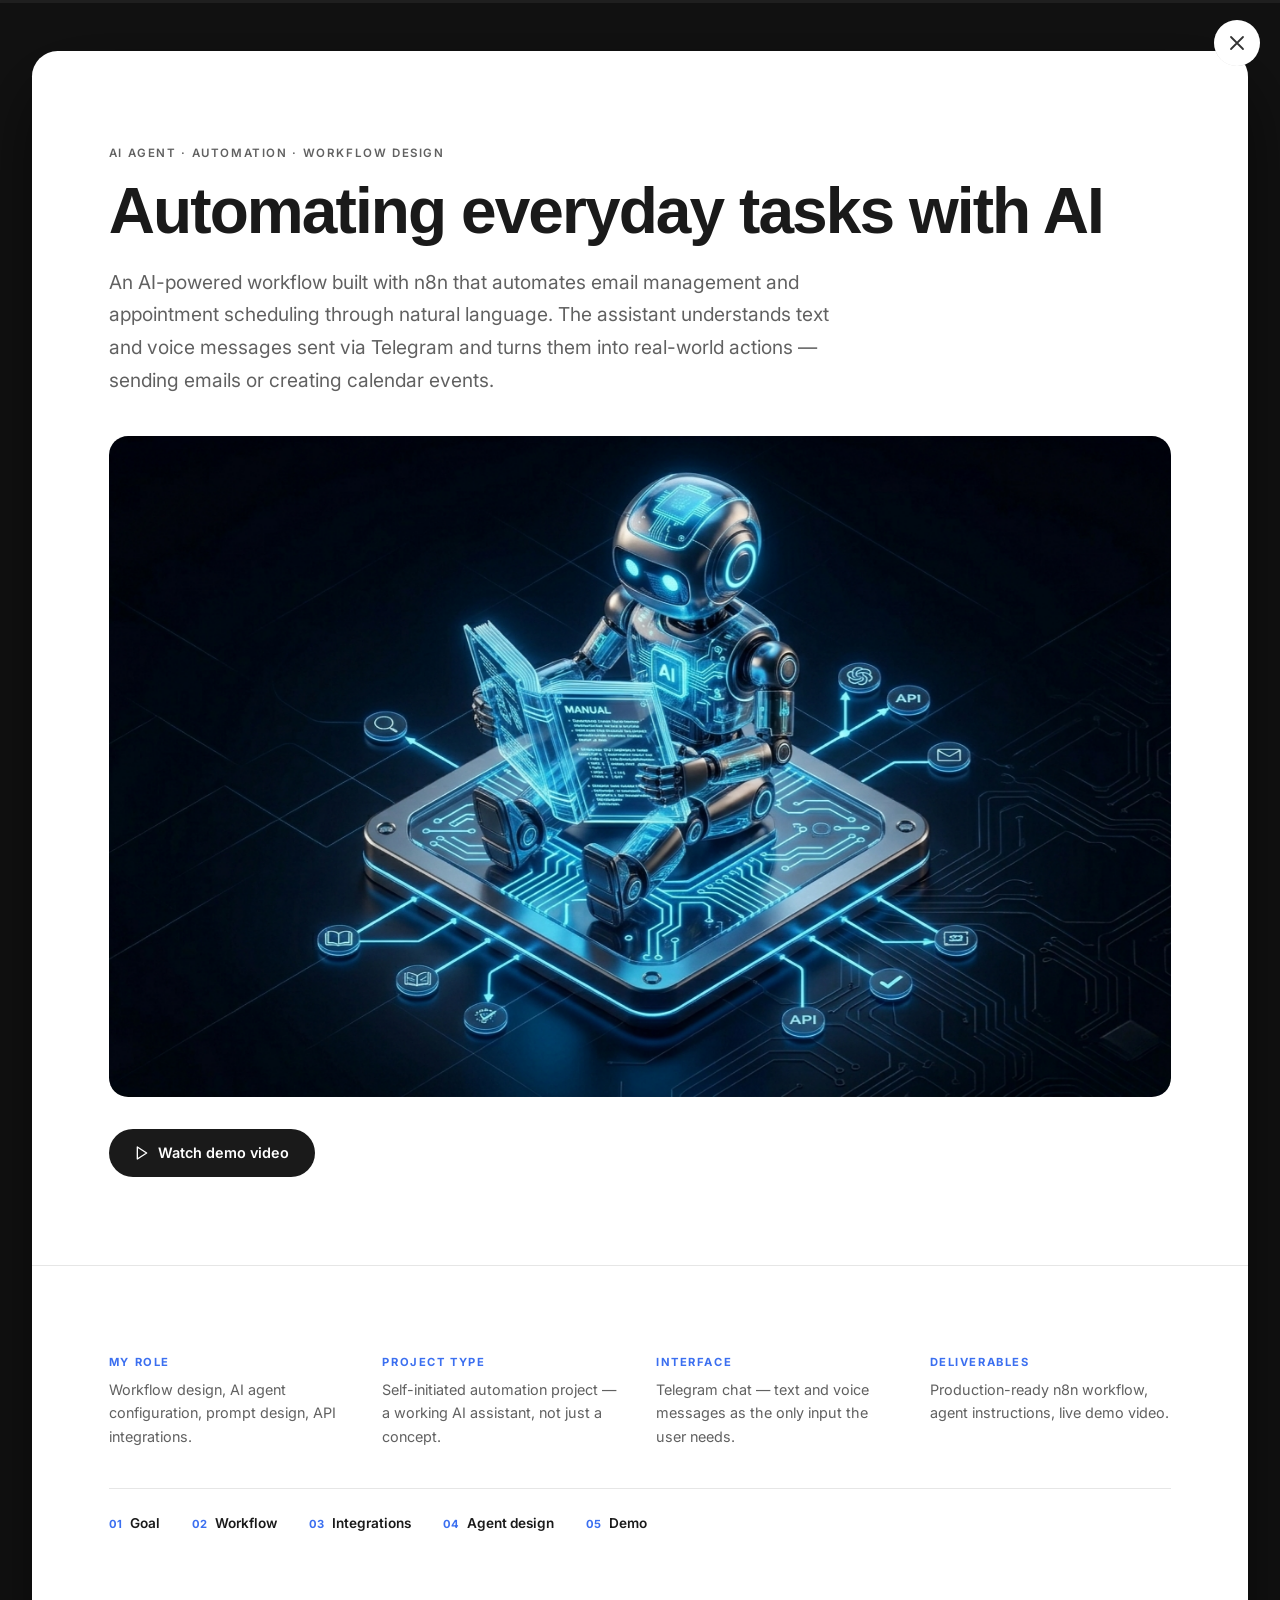
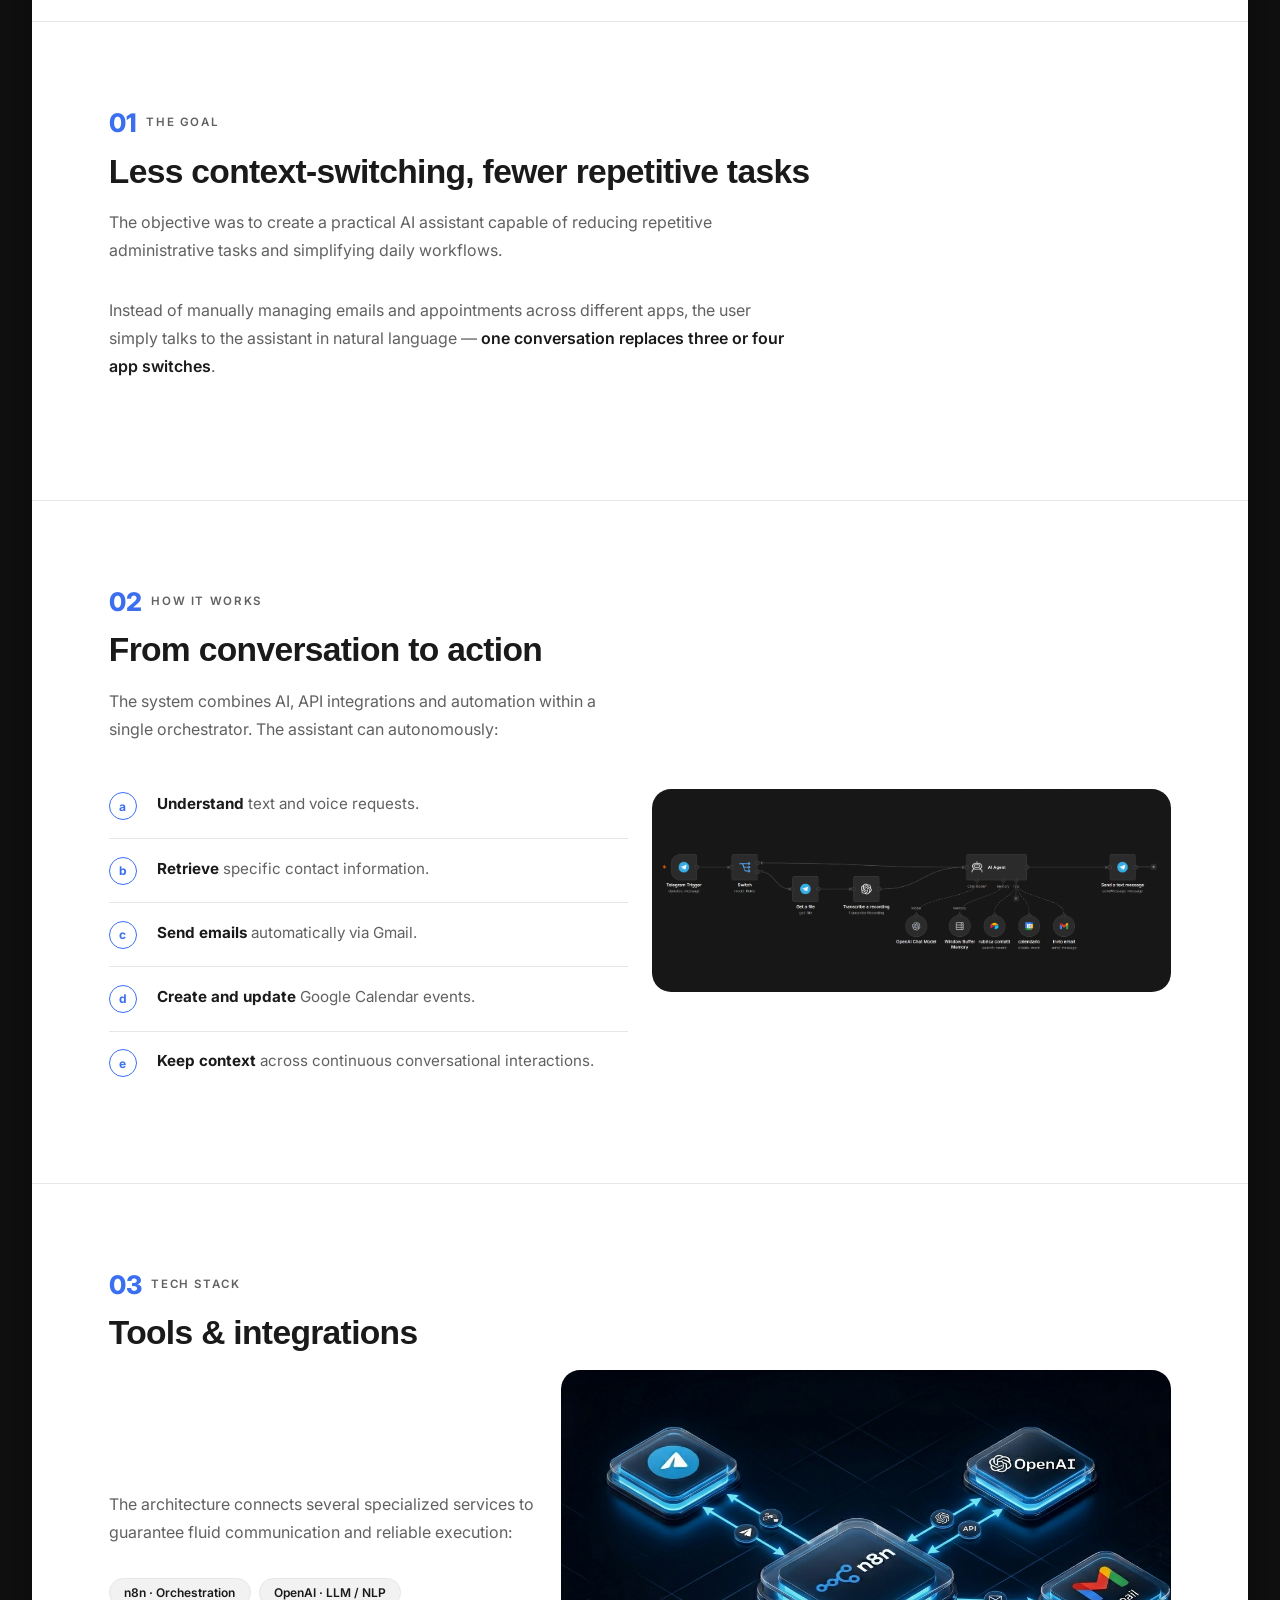
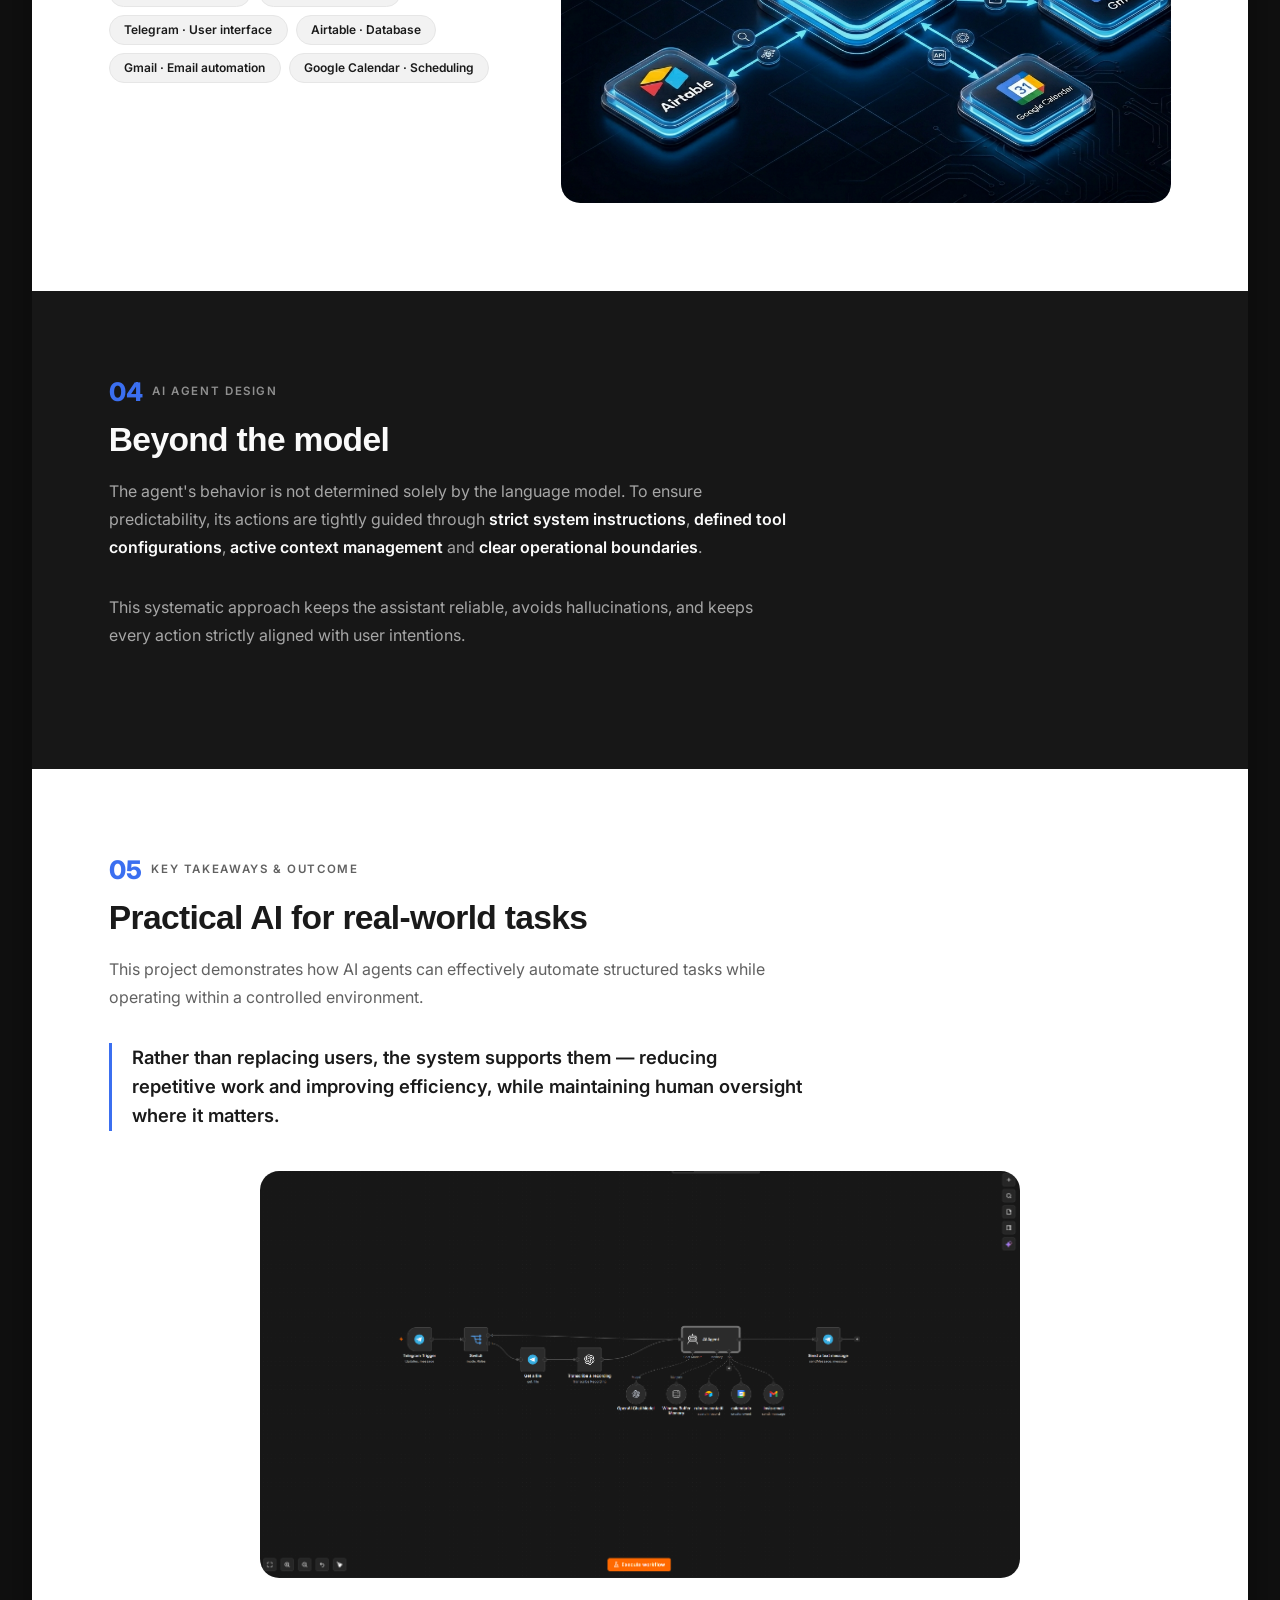
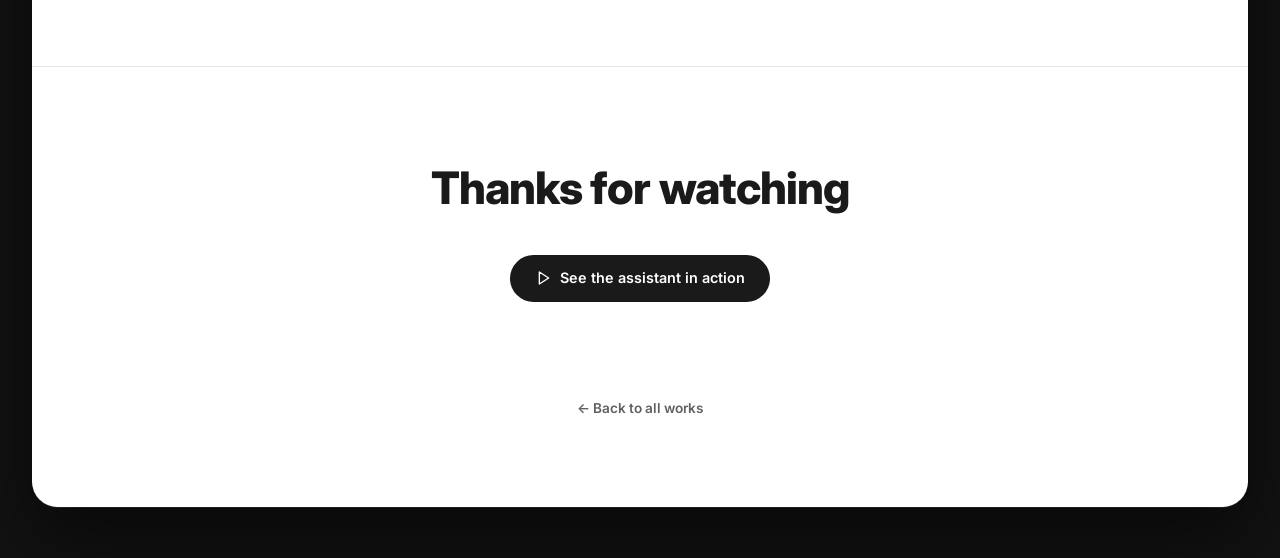
<file: project-aiAgent.html>
<!DOCTYPE html>
<html lang="en">
<head>
    <meta charset="UTF-8">
    <meta name="viewport" content="width=device-width, initial-scale=1.0">
    <meta name="author" content="Jessica Donnicola">
    <meta property="og:title" content="AI Agents Project by Jessica Donnicola | UX/UI Designer">
    <meta property="og:description" content="Project focused on automating email management and appointment scheduling through an AI agent built with n8n.">
    <meta property="og:image" content="https://jessicadonnicola.github.io/portfolio/assets/png/ai-agent-preview.png">
    <meta property="og:url" content="https://jessicadonnicola.github.io/portfolio/project-aiAgent.html">
    <meta property="og:type" content="website">
    <link rel="icon" type="image/svg+xml" href="assets/img/svg/favicon.svg">
    <title>Jessica Donnicola — Creative UX/UI & Web Design</title>

    <!-- Bootstrap CSS -->
    <link href="https://cdn.jsdelivr.net/npm/bootstrap@5.3.3/dist/css/bootstrap.min.css" rel="stylesheet" integrity="sha384-QWTKZyjpPEjISv5WaRU9OFeRpok6YctnYmDr5pNlyT2bRjXh0JMhjY6hW+ALEwIH" crossorigin="anonymous">
    <!-- CSS personalizzato -->
    <link rel="preconnect" href="https://fonts.googleapis.com">
    <link rel="preconnect" href="https://fonts.gstatic.com" crossorigin>
    <link href="https://fonts.googleapis.com/css2?family=Inter:wght@300;400;500;600;700;800;900&display=swap" rel="stylesheet">
    <link rel="stylesheet" href="assets/style/style.css">
</head>
<body class="cs-body" style="--cs-accent: #3b6ff0;">

  <!-- Barra di progresso scroll -->
  <div class="cs-progress" aria-hidden="true"><span id="csProgressBar"></span></div>

  <!-- Pulsante di chiusura fisso -->
  <a href="./#works" class="cs-close" aria-label="Close case study and go back to works">
    <svg width="16" height="16" viewBox="0 0 16 16" fill="none">
      <path d="M2 2L14 14M14 2L2 14" stroke="currentColor" stroke-width="1.8" stroke-linecap="round"/>
    </svg>
  </a>

  <main class="cs-page">
    <article class="cs-sheet">

      <!-- ============ HERO ============ -->
      <header class="cs-section cs-hero" data-aos="fade-up">
        <span class="cs-eyebrow">AI Agent · Automation · Workflow Design</span>
        <h1 class="cs-title">Automating everyday tasks with AI</h1>
        <p class="cs-lead">
          An AI-powered workflow built with n8n that automates email management and appointment
          scheduling through natural language. The assistant understands text and voice messages
          sent via Telegram and turns them into real-world actions — sending emails or creating
          calendar events.
        </p>

        <div class="cs-figure cs-figure-hero" data-aos="zoom-in" data-aos-delay="150">
          <img src="assets/img/png/agentAI.png" alt="Telegram → AI Agent → Gmail and Google Calendar workflow overview">
        </div>

        <div class="cs-cta-row" data-aos="fade-up">
          <a href="https://www.loom.com/share/be87439914b14baca491745513379092"
             class="cs-btn cs-btn-primary" target="_blank" rel="noopener noreferrer">
            <svg width="16" height="16" viewBox="0 0 24 24" fill="none" stroke="currentColor" stroke-width="2" stroke-linecap="round" stroke-linejoin="round"><polygon points="5 3 19 12 5 21 5 3"/></svg>
            Watch demo video
          </a>
        </div>
      </header>

      <!-- ============ PROJECT INFO ============ -->
      <section class="cs-section cs-info" data-aos="fade-up">
        <div class="cs-info-grid">
          <div class="cs-info-item">
            <span class="cs-info-label">My role</span>
            <p>Workflow design, AI agent configuration, prompt design, API integrations.</p>
          </div>
          <div class="cs-info-item">
            <span class="cs-info-label">Project type</span>
            <p>Self-initiated automation project — a working AI assistant, not just a concept.</p>
          </div>
          <div class="cs-info-item">
            <span class="cs-info-label">Interface</span>
            <p>Telegram chat — text and voice messages as the only input the user needs.</p>
          </div>
          <div class="cs-info-item">
            <span class="cs-info-label">Deliverables</span>
            <p>Production-ready n8n workflow, agent instructions, live demo video.</p>
          </div>
        </div>

        <!-- Process -->
        <ol class="cs-process">
          <li><span>01</span>Goal</li>
          <li><span>02</span>Workflow</li>
          <li><span>03</span>Integrations</li>
          <li><span>04</span>Agent design</li>
          <li><span>05</span>Demo</li>
        </ol>
      </section>

      <!-- ============ 01 · THE GOAL ============ -->
      <section class="cs-section" data-aos="fade-up">
        <span class="cs-eyebrow"><b>01</b> The goal</span>
        <h2 class="cs-h2">Less context-switching, fewer repetitive tasks</h2>
        <p class="cs-body-text">
          The objective was to create a practical AI assistant capable of reducing repetitive
          administrative tasks and simplifying daily workflows.
        </p>
        <p class="cs-body-text">
          Instead of manually managing emails and appointments across different apps, the user simply
          talks to the assistant in natural language — <strong>one conversation replaces three or four
          app switches</strong>.
        </p>
      </section>

      <!-- ============ 02 · HOW IT WORKS ============ -->
      <section class="cs-section" data-aos="fade-up">
        <span class="cs-eyebrow"><b>02</b> How it works</span>
        <h2 class="cs-h2">From conversation to action</h2>
        <div class="row g-4 align-items-center">
          <div class="col-md-6">
            <p class="cs-body-text">
              The system combines AI, API integrations and automation within a single orchestrator.
              The assistant can autonomously:
            </p>
            <ul class="cs-problem-list">
              <li><span>a</span><div><strong>Understand</strong> text and voice requests.</div></li>
              <li><span>b</span><div><strong>Retrieve</strong> specific contact information.</div></li>
              <li><span>c</span><div><strong>Send emails</strong> automatically via Gmail.</div></li>
              <li><span>d</span><div><strong>Create and update</strong> Google Calendar events.</div></li>
              <li><span>e</span><div><strong>Keep context</strong> across continuous conversational interactions.</div></li>
            </ul>
          </div>
          <div class="col-md-6">
            <div class="cs-figure">
              <img src="assets/img/png/agent-n8n-workflow.png" alt="n8n workflow overview">
            </div>
          </div>
        </div>
      </section>

      <!-- ============ 03 · TECH STACK ============ -->
      <section class="cs-section" data-aos="fade-up">
        <span class="cs-eyebrow"><b>03</b> Tech stack</span>
        <h2 class="cs-h2">Tools &amp; integrations</h2>
        <div class="row g-4 align-items-center">
          <div class="col-md-5">
            <p class="cs-body-text">
              The architecture connects several specialized services to guarantee fluid communication
              and reliable execution:
            </p>
            <div class="d-flex flex-wrap gap-2">
              <span class="cs-tag">n8n · Orchestration</span>
              <span class="cs-tag">OpenAI · LLM / NLP</span>
              <span class="cs-tag">Telegram · User interface</span>
              <span class="cs-tag">Airtable · Database</span>
              <span class="cs-tag">Gmail · Email automation</span>
              <span class="cs-tag">Google Calendar · Scheduling</span>
            </div>
          </div>
          <div class="col-md-7">
            <div class="cs-figure">
              <img src="assets/img/png/agent-architecture.png" alt="Architecture diagram of integrated tools">
            </div>
          </div>
        </div>
      </section>

      <!-- ============ 04 · AGENT DESIGN (banda scura) ============ -->
      <section class="cs-band" data-aos="fade-up">
        <div class="cs-band-inner">
          <span class="cs-eyebrow cs-eyebrow-light"><b>04</b> AI agent design</span>
          <h2 class="cs-h2">Beyond the model</h2>
          <p class="cs-body-text">
            The agent's behavior is not determined solely by the language model. To ensure
            predictability, its actions are tightly guided through <strong>strict system
            instructions</strong>, <strong>defined tool configurations</strong>, <strong>active
            context management</strong> and <strong>clear operational boundaries</strong>.
          </p>
          <p class="cs-body-text">
            This systematic approach keeps the assistant reliable, avoids hallucinations, and keeps
            every action strictly aligned with user intentions.
          </p>
        </div>
      </section>

      <!-- ============ 05 · OUTCOME ============ -->
      <section class="cs-section" data-aos="fade-up">
        <span class="cs-eyebrow"><b>05</b> Key takeaways &amp; outcome</span>
        <h2 class="cs-h2">Practical AI for real-world tasks</h2>
        <p class="cs-body-text">
          This project demonstrates how AI agents can effectively automate structured tasks while
          operating within a controlled environment.
        </p>
        <p class="cs-outcome">
          Rather than replacing users, the system supports them — reducing repetitive work and
          improving efficiency, while maintaining human oversight where it matters.
        </p>
        <div class="cs-figure mx-auto" style="max-width: 760px;" data-aos="fade-up">
          <img src="assets/img/png/agent-final-workflow.png" alt="Final workflow visualization and outcome">
        </div>
      </section>

      <!-- ============ THANKS + NEXT ============ -->
      <footer class="cs-section cs-end">
        <p class="cs-thanks" data-aos="fade-up">Thanks for watching</p>

        <div class="cs-end-actions" data-aos="fade-up">
          <a href="https://www.loom.com/share/be87439914b14baca491745513379092"
             class="cs-btn cs-btn-primary" target="_blank" rel="noopener noreferrer">
            <svg width="16" height="16" viewBox="0 0 24 24" fill="none" stroke="currentColor" stroke-width="2" stroke-linecap="round" stroke-linejoin="round"><polygon points="5 3 19 12 5 21 5 3"/></svg>
            See the assistant in action
          </a>
        </div>

        <a href="./#works" class="cs-back-all">← Back to all works</a>
      </footer>

    </article>
  </main>

  <!-- AOS -->
  <script src="https://unpkg.com/aos@2.3.1/dist/aos.js"></script>
  <script>
    AOS.init({ once: true, duration: 700, easing: 'ease-out-cubic' });

    // Barra di progresso scroll
    const bar = document.getElementById('csProgressBar');
    const onScroll = () => {
      const h = document.documentElement;
      const scrolled = h.scrollTop / (h.scrollHeight - h.clientHeight);
      bar.style.transform = `scaleX(${scrolled})`;
    };
    document.addEventListener('scroll', onScroll, { passive: true });
    onScroll();

    // ESC per chiudere il case study
    document.addEventListener('keydown', (e) => {
      if (e.key === 'Escape') window.location.href = './#works';
    });
  </script>
</body>
</html>
</file>
<file: assets/style/style.css>
@charset "UTF-8";
:root {
  --bg: #100D09;
  --fg: #E9E4DA;
  --accent: #F46622;
  --surface: #1E1A15;
  --coral: #F46622;
  --coral-soft: #C33E00;
  --ink: #18130E;
  --paper: #EDE9E1;
  --concrete: #D8D4CA;
  --signal: #E74F00;
  --signal-deep: #AE3100;
  --hairline: rgba(24, 19, 14, 0.18);
  --card: #F6F3EC;
  --muted-fg: #5A544E;
  --ease-out-expo: cubic-bezier(0.16, 1, 0.3, 1);
  --ease-smooth: cubic-bezier(0.4, 0, 0.2, 1);
  --dur-reveal: 0.9s;
  --dur-ui: 0.35s;
  --frame-h: 88px;
  --frame-pad: 3rem;
}
@media (max-width: 767px) {
  :root {
    --frame-h: 60px;
    --frame-pad: 1.25rem;
  }
}
:root {
  --background: 232 12% 13%;
  --foreground: 0 0% 95%;
  --primary: 12 100% 64%;
  --primary-foreground: 0 0% 100%;
  --secondary: 353 100% 75%;
  --secondary-foreground: 232 12% 13%;
  --destructive: 0 84.2% 60.2%;
  --destructive-foreground: 0 0% 100%;
  --accent-legacy: 353 100% 75%;
  --border: 0 0% 95% / 0.08;
  --input: 0 0% 95% / 0.08;
  --ring: 12 100% 64%;
  --glow-coral: 0 0 40px hsl(12 100% 64% / 0.15);
  --glow-coral-strong: 0 0 60px hsl(12 100% 64% / 0.25);
}

*,
*::before,
*::after {
  box-sizing: border-box;
  margin: 0;
  padding: 0;
}

html {
  scroll-behavior: smooth;
  scroll-padding-top: calc(var(--frame-h) + 1rem);
}

body {
  background-color: var(--bg);
  color: var(--fg);
  font-family: "Inter", sans-serif;
  line-height: 1.5;
  overflow-x: hidden;
  -webkit-font-smoothing: antialiased;
}

img,
svg {
  display: block;
  max-width: 100%;
}

a {
  text-decoration: none;
  color: inherit;
}

button {
  font: inherit;
  color: inherit;
  background: none;
  border: none;
  cursor: pointer;
}

@media (prefers-reduced-motion: reduce) {
  html {
    scroll-behavior: auto;
  }
  *,
  *::before,
  *::after {
    animation-duration: 0.01ms !important;
    animation-iteration-count: 1 !important;
    transition-duration: 0.01ms !important;
  }
}
html.js [data-reveal],
html.js [data-reveal-group] > * {
  opacity: 0;
}

html.js .hero-message [data-hero-reveal],
html.js .hero-graphic {
  opacity: 0;
}

@media (prefers-reduced-motion: reduce) {
  html.js [data-reveal],
  html.js [data-reveal-group] > * {
    opacity: 1;
  }
  html.js .hero-message [data-hero-reveal],
  html.js .hero-graphic {
    opacity: 1;
  }
}
:root {
  --text-display: clamp(2.75rem, 8vw, 6rem);
  --text-h1: clamp(2.5rem, 5.5vw, 4rem);
  --text-h2: clamp(2rem, 4.5vw, 3rem);
  --text-h3: clamp(1.25rem, 3vw, 1.875rem);
  --text-body: 1rem;
  --text-small: 0.875rem;
  --text-caption: 0.75rem;
}

h1, h2, h3, h4, h5, h6,
.hero-title,
.section-title,
.work-title,
.node-title {
  font-family: "Unbounded", sans-serif;
  font-weight: 800;
  letter-spacing: -0.03em;
}

.frame-text,
.overline-text {
  font-family: "Space Grotesk", sans-serif;
  text-transform: uppercase;
  letter-spacing: 0.14em;
  font-size: var(--text-caption);
}

.global-texture {
  position: fixed;
  inset: 0;
  z-index: 1500;
  pointer-events: none;
}
.global-texture::before {
  content: "";
  position: absolute;
  inset: 0;
  opacity: 0.02;
  mix-blend-mode: overlay;
  background-image: url("data:image/svg+xml,%3Csvg viewBox='0 0 320 320' xmlns='http://www.w3.org/2000/svg'%3E%3Cfilter id='n'%3E%3CfeTurbulence type='fractalNoise' baseFrequency='0.9' numOctaves='3' stitchTiles='stitch'/%3E%3C/filter%3E%3Crect width='100%25' height='100%25' filter='url(%23n)'/%3E%3C/svg%3E");
}
.global-texture::after {
  content: "";
  position: absolute;
  inset: -50%;
  opacity: 0.012;
  mix-blend-mode: overlay;
  background-image: url("data:image/svg+xml,%3Csvg viewBox='0 0 200 200' xmlns='http://www.w3.org/2000/svg'%3E%3Cfilter id='n'%3E%3CfeTurbulence type='fractalNoise' baseFrequency='0.75' numOctaves='2'/%3E%3C/filter%3E%3Crect width='100%25' height='100%25' filter='url(%23n)'/%3E%3C/svg%3E");
  animation: globalNoiseShift 2.4s steps(4) infinite;
}

@keyframes globalNoiseShift {
  0% {
    transform: translate(0, 0);
  }
  25% {
    transform: translate(-3%, 2%);
  }
  50% {
    transform: translate(2%, -2%);
  }
  75% {
    transform: translate(-2%, -3%);
  }
  100% {
    transform: translate(3%, 2%);
  }
}
.ambient-glow {
  position: fixed;
  inset: 0;
  z-index: 0;
  overflow: hidden;
  pointer-events: none;
}
.ambient-glow__orb {
  position: absolute;
  left: 50%;
  top: 50%;
  width: 60vw;
  height: 60vw;
  margin: -30vw 0 0 -30vw;
  border-radius: 50%;
  opacity: 0.22;
  filter: blur(120px);
  will-change: transform;
  background: radial-gradient(circle at center, var(--accent), transparent 65%);
}

@media (prefers-reduced-motion: reduce) {
  .global-texture::after {
    animation: none;
  }
}
.site-frame {
  position: fixed;
  left: 0;
  right: 0;
  z-index: 100;
  height: var(--frame-h);
  padding: 0 var(--frame-pad);
  display: flex;
  align-items: center;
  justify-content: space-between;
  color: var(--paper);
  mix-blend-mode: difference;
  pointer-events: none;
}
.site-frame > * {
  pointer-events: auto;
}

.footer-frame {
  height: var(--frame-h);
  padding: 0 var(--frame-pad);
  display: flex;
  align-items: center;
  justify-content: space-between;
}

.frame-top {
  top: 0;
}

.frame-bottom {
  bottom: 0;
}
@media (max-width: 767px) {
  .frame-bottom {
    padding: 1rem;
    width: 100%;
    z-index: 100;
  }
}

.frame-logo {
  display: flex;
  align-items: center;
}
.frame-logo svg,
.frame-logo img {
  height: 38px;
  width: auto;
}
.frame-logo {
  color: inherit;
  transition: opacity var(--dur-ui) var(--ease-smooth);
}
.frame-logo:hover {
  opacity: 0.7;
}

.frame-actions {
  display: flex;
  align-items: center;
  gap: 1.75rem;
}
@media (max-width: 767px) {
  .frame-actions {
    gap: 1rem;
  }
}

.audio-toggle {
  width: 44px;
  height: 44px;
  border-radius: 50%;
  display: grid;
  place-items: center;
  background: var(--paper);
  color: var(--ink);
  transition: transform var(--dur-ui) var(--ease-smooth);
}
.audio-toggle svg {
  width: 20px;
  height: 20px;
}
.audio-toggle:hover {
  transform: scale(1.06);
}
@media (max-width: 767px) {
  .audio-toggle {
    width: 36px;
    height: 36px;
  }
}

.btn-frame-cta {
  font-family: "Space Grotesk", sans-serif;
  font-weight: 700;
  font-size: 0.9rem;
  text-transform: uppercase;
  letter-spacing: 0.02em;
  padding: 0.75rem 1.75rem;
  border-radius: 999px;
  background: var(--paper);
  color: var(--ink);
  transition: transform var(--dur-ui) var(--ease-smooth), box-shadow var(--dur-ui) var(--ease-smooth);
}
.btn-frame-cta:hover {
  transform: translateY(-2px);
  box-shadow: 0 8px 24px color-mix(in srgb, var(--ink) 25%, transparent);
}
@media (max-width: 767px) {
  .btn-frame-cta {
    display: none;
  }
}

.menu-toggle {
  font-family: "Space Grotesk", sans-serif;
  font-weight: 700;
  font-size: 0.95rem;
  text-transform: uppercase;
  letter-spacing: 0.06em;
  padding: 0.5rem 0;
  position: relative;
}
.menu-toggle::after {
  content: "";
  position: absolute;
  left: 0;
  bottom: 0;
  width: 100%;
  height: 1px;
  background: var(--accent);
  transform: scaleX(0);
  transform-origin: left;
  transition: transform var(--dur-ui) var(--ease-smooth);
}
.menu-toggle:hover::after, .menu-toggle[aria-expanded=true]::after {
  transform: scaleX(1);
}

.site-menu {
  position: fixed;
  top: calc(var(--frame-h) + 0.5rem);
  right: var(--frame-pad);
  z-index: 99;
  min-width: 240px;
  padding: 1.5rem;
  border-radius: 1.25rem;
  background: color-mix(in srgb, var(--surface) 88%, transparent);
  backdrop-filter: blur(20px);
  -webkit-backdrop-filter: blur(20px);
  border: 1px solid color-mix(in srgb, var(--fg) 8%, transparent);
}
.site-menu[hidden] {
  display: none;
}
.site-menu ul {
  list-style: none;
  display: flex;
  flex-direction: column;
  gap: 0.25rem;
}
.site-menu a {
  display: block;
  padding: 0.6rem 0.75rem;
  border-radius: 0.6rem;
  font-family: "Space Grotesk", sans-serif;
  font-weight: 500;
  font-size: 1.05rem;
  color: var(--fg);
  transition: background var(--dur-ui) var(--ease-smooth), color var(--dur-ui) var(--ease-smooth);
}
.site-menu a:hover {
  background: color-mix(in srgb, var(--fg) 6%, transparent);
  color: var(--accent);
}
.site-menu .menu-cta {
  margin-top: 0.75rem;
  text-align: center;
  background: var(--accent);
  color: var(--bg);
  font-weight: 700;
}
.site-menu .menu-cta:hover {
  background: var(--accent);
  color: var(--bg);
  opacity: 0.85;
}

.frame-copy {
  font-size: var(--text-caption);
  line-height: 1.5;
  max-width: 220px;
}
.frame-copy strong {
  font-weight: 700;
}
@media (max-width: 767px) {
  .frame-copy {
    max-width: none;
    white-space: nowrap;
    overflow: hidden;
    text-overflow: ellipsis;
    display: none;
  }
}

.frame-right {
  position: relative;
  text-align: right;
}

.frame-scrollcue {
  transition: opacity 0.5s var(--ease-smooth), transform 0.5s var(--ease-smooth);
}
.frame-scrollcue strong {
  color: var(--accent);
}

.frame-social {
  position: absolute;
  right: 0;
  top: 50%;
  translate: 0 -50%;
  display: flex;
  gap: 1.5rem;
  opacity: 0;
  transform: translateY(8px);
  pointer-events: none;
  transition: opacity 0.5s var(--ease-smooth), transform 0.5s var(--ease-smooth);
}
.frame-social a {
  transition: color var(--dur-ui) var(--ease-smooth);
}
.frame-social a:hover {
  color: var(--accent);
}

body.scrolled .frame-scrollcue {
  opacity: 0;
  transform: translateY(8px);
  pointer-events: none;
}
body.scrolled .frame-social {
  opacity: 1;
  transform: translateY(0);
  pointer-events: auto;
}

.footer-section {
  position: relative;
}
.footer-section .line-gradient {
  background: linear-gradient(90deg, transparent, hsla(var(--primary), 0.3), transparent);
  height: 1px;
  width: 100%;
}
.footer-section .footer-logo img {
  opacity: 0.3;
  transition: opacity 0.3s ease;
  filter: grayscale(1);
}
.footer-section .footer-logo:hover img {
  opacity: 0.7;
  filter: grayscale(0);
}
.footer-section .footer-copy {
  font-size: 0.8125rem;
  color: hsla(0, 0%, 95%, 0.3);
  letter-spacing: 0.02em;
}
.footer-section .footer-link {
  font-size: 0.8125rem;
  color: hsla(0, 0%, 95%, 0.3);
  text-decoration: none;
  transition: all 0.3s ease;
  font-weight: 500;
}
.footer-section .footer-link svg {
  opacity: 0.5;
  transition: transform 0.3s ease;
}
.footer-section .footer-link:hover {
  color: hsl(var(--primary));
}
.footer-section .footer-link:hover svg {
  opacity: 1;
  transform: translate(2px, -2px);
}

@media (max-width: 575.98px) {
  .footer-content {
    text-align: center;
    flex-direction: column !important;
  }
  .footer-left {
    flex-direction: column;
    gap: 10px !important;
  }
}
.line-gradient {
  display: block;
  width: 100%;
  max-width: 1024px;
  margin: 0 auto;
  height: 1px;
  position: relative;
  overflow: hidden;
  background-color: hsl(var(--primary)/0.15);
}
.line-gradient::after {
  content: "";
  position: absolute;
  inset: 0;
  background: linear-gradient(90deg, transparent 0%, hsl(var(--primary)/0.6) 20%, #ffffff 50%, hsl(var(--primary)/0.6) 80%, transparent 100%);
  background-size: 200% 100%;
  animation: living-flow 6s cubic-bezier(0.4, 0, 0.2, 1) infinite;
}

@keyframes living-flow {
  0% {
    background-position: 200% 0%;
  }
  100% {
    background-position: -200% 0%;
  }
}
.fullscreen-menu {
  position: fixed;
  inset: 0;
  z-index: 900;
  display: flex;
  align-items: center;
  justify-content: center;
  background-color: var(--ink);
  color: var(--paper);
  visibility: hidden;
  opacity: 0;
  pointer-events: none;
}
.fullscreen-menu.noise::after {
  content: "";
  position: absolute;
  inset: 0;
  opacity: 0.03;
  background-image: url("data:image/svg+xml,%3Csvg viewBox='0 0 256 256' xmlns='http://www.w3.org/2000/svg'%3E%3Cfilter id='noise'%3E%3CfeTurbulence type='fractalNoise' baseFrequency='0.9' numOctaves='4' stitchTiles='stitch'/%3E%3C/filter%3E%3Crect width='100%25' height='100%25' filter='url(%23noise)'/%3E%3C/svg%3E");
  pointer-events: none;
  z-index: 1;
}
.fullscreen-menu .menu-inner {
  position: relative;
  z-index: 10;
  width: 100%;
  max-width: 1200px;
  padding: var(--frame-pad);
  display: flex;
  flex-direction: column;
  justify-content: space-between;
  height: 100%;
  padding-top: calc(var(--frame-h) + 2rem);
  padding-bottom: calc(var(--frame-h) + 2rem);
}
.fullscreen-menu .menu-links {
  list-style: none;
  padding: 0;
  margin: auto 0;
  display: flex;
  flex-direction: column;
  gap: 1.5rem;
}
.fullscreen-menu .menu-links li {
  overflow: hidden;
}
.fullscreen-menu .menu-item {
  font-family: "Unbounded", sans-serif;
  font-size: clamp(3rem, 8vw, 6rem);
  font-weight: 700;
  line-height: 1;
  letter-spacing: -0.02em;
  color: color-mix(in srgb, var(--paper) 40%, transparent);
  transition: color 0.4s var(--ease-smooth), transform 0.4s var(--ease-smooth);
  display: inline-block;
}
.fullscreen-menu .menu-item:hover {
  color: var(--coral);
  transform: translateX(20px);
}
.fullscreen-menu .menu-footer {
  display: flex;
  flex-direction: column;
  gap: 1rem;
  opacity: 0;
}
.fullscreen-menu .menu-social {
  display: flex;
  gap: 2rem;
  font-family: "Inter", sans-serif;
  font-size: 0.875rem;
}
.fullscreen-menu .menu-social a {
  transition: color 0.3s ease;
}
.fullscreen-menu .menu-social a:hover {
  color: var(--coral);
}

body.menu-is-open {
  overflow: hidden;
}
body.menu-is-open .fullscreen-menu {
  visibility: visible;
  pointer-events: auto;
}

.audio-toggle {
  position: relative; /* Essenziale per contenere il tooltip assoluto sotto */
  width: 44px; /* Dimensione importante e visibile */
  height: 44px;
  border-radius: 50%;
  background-color: var(--fg); /* Sfondo pieno come i tuoi bottoni solid */
  color: var(--bg); /* Le ondine prendono il colore invertito */
  display: inline-flex;
  align-items: center;
  justify-content: center;
  cursor: pointer;
  border: none;
  transition: transform 0.3s var(--ease-smooth), opacity 0.2s ease;
}
.audio-toggle:hover {
  transform: scale(1.08);
  opacity: 0.9;
}
.audio-toggle:hover .audio-status-tooltip {
  opacity: 1;
  transform: translateX(-50%) translateY(0);
}
.audio-toggle .sound-waves-svg {
  width: 20px;
  height: 20px;
}
.audio-toggle .audio-bar {
  transform-origin: 12px 12px;
}
.audio-toggle.is-playing .bar-1 {
  animation: soundWaveBounce 0.6s infinite ease-in-out alternate;
}
.audio-toggle.is-playing .bar-2 {
  animation: soundWaveBounce 0.8s infinite ease-in-out alternate 0.15s;
}
.audio-toggle.is-playing .bar-3 {
  animation: soundWaveBounce 0.5s infinite ease-in-out alternate 0.05s;
}
.audio-toggle:not(.is-playing) .audio-bar {
  animation: none !important;
  transform: scaleY(0.2);
}

.audio-status-tooltip {
  position: absolute;
  top: calc(100% + 10px); /* Posizionato stabilmente sotto al cerchio */
  left: 50%;
  transform: translateX(-50%) translateY(-6px); /* Micro-spostamento dal basso verso l'alto */
  font-family: "Inter", sans-serif;
  font-size: 0.7rem;
  text-transform: uppercase;
  letter-spacing: 0.06em;
  background-color: var(--fg);
  color: var(--bg);
  padding: 4px 8px;
  border-radius: 4px;
  white-space: nowrap;
  opacity: 0;
  pointer-events: none; /* Impedisce sfarfallii se ci passi sopra col mouse */
  transition: opacity 0.2s ease, transform 0.2s ease;
  box-shadow: 0 6px 20px rgba(0, 0, 0, 0.15);
}

@keyframes soundWaveBounce {
  0% {
    transform: scaleY(0.25);
  }
  100% {
    transform: scaleY(1.15);
  }
}
.container-custom,
.custom-container {
  width: 100%;
  max-width: none;
  padding-inline: clamp(1rem, 4vw, 4rem);
  margin-inline: auto;
}

.section-block {
  padding-block: clamp(5rem, 14vh, 10rem);
}

.overline-text {
  color: var(--accent);
  font-size: 0.75rem;
  text-transform: uppercase;
  letter-spacing: 0.3em;
  margin-bottom: 0.75rem;
}

.section-title {
  font-size: var(--text-h2);
  font-weight: 700;
  line-height: 1.15;
  margin-bottom: 0;
}

.text-gradient-coral {
  background-image: linear-gradient(135deg, var(--coral), var(--coral-soft));
  -webkit-background-clip: text;
  background-clip: text;
  -webkit-text-fill-color: transparent;
}

.glass {
  background: color-mix(in srgb, var(--surface) 60%, transparent);
  backdrop-filter: blur(20px);
  -webkit-backdrop-filter: blur(20px);
  border: 1px solid color-mix(in srgb, var(--fg) 6%, transparent);
}

.tag-chip {
  display: inline-flex;
  align-items: center;
  gap: 0.35rem;
  font-family: "Space Grotesk", sans-serif;
  font-size: 0.72rem;
  text-transform: uppercase;
  letter-spacing: 0.12em;
  padding: 0.32rem 0.8rem;
  border: 1px solid color-mix(in srgb, var(--fg) 16%, transparent);
  border-radius: 999px;
  white-space: nowrap;
  color: color-mix(in srgb, var(--fg) 70%, transparent);
}

.title-distort {
  display: inline-block;
  transition: transform 0.5s var(--ease-smooth), letter-spacing 0.5s var(--ease-smooth);
}
.title-distort:hover {
  transform: skewX(-4deg);
  letter-spacing: -0.02em;
}

.text-outline {
  color: transparent;
  -webkit-text-stroke: 1.5px var(--fg);
}

.hero-v3 {
  position: relative;
  background: var(--bg);
}

.hero-stage {
  position: relative;
  height: 100vh;
  width: 100%;
  overflow: hidden;
  display: flex;
  align-items: center;
  justify-content: center;
}

.hero-circles {
  position: absolute;
  inset: 0;
  z-index: 0;
  pointer-events: none;
}

.hero-circle {
  position: absolute;
  left: var(--x);
  top: var(--y);
  width: var(--s);
  height: var(--s);
  transform: translate(-50%, -50%);
  border-radius: 50%;
  border: 1px solid color-mix(in srgb, var(--fg) 22%, transparent);
}
.hero-circle--solid {
  background: var(--fg);
  border-color: transparent;
}
.hero-circle--ghost {
  border-color: color-mix(in srgb, var(--fg) 12%, transparent);
}

.hero-graphics {
  position: absolute;
  inset: 0;
  z-index: 10;
  pointer-events: none;
}
.hero-graphics .hero-graphic {
  position: absolute;
  font-family: "Space Grotesk", sans-serif;
  font-size: 0.72rem;
  text-transform: uppercase;
  letter-spacing: 0.3em;
}
.hero-graphics .hero-graphic--line-l {
  left: 6vw;
  top: 18vh;
  width: 20vw;
  height: 1px;
  background: var(--accent);
}
.hero-graphics .hero-graphic--line-r {
  right: 7vw;
  bottom: 22vh;
  width: 26vw;
  height: 1px;
  background: color-mix(in srgb, var(--fg) 35%, transparent);
}
.hero-graphics .hero-graphic--tag-l {
  left: 7vw;
  bottom: 10vh;
  color: var(--accent);
}
.hero-graphics .hero-graphic--tag-r {
  right: 7vw;
  top: 12vh;
  color: color-mix(in srgb, var(--fg) 45%, transparent);
}
.hero-graphics .hero-graphic--ring {
  left: 50%;
  top: 10vh;
  width: 4rem;
  height: 4rem;
  transform: translateX(-50%);
  border-radius: 50%;
  border: 1px solid color-mix(in srgb, var(--accent) 50%, transparent);
}

.hero-message {
  position: absolute;
  inset: 0;
  z-index: 30;
  display: flex;
  flex-direction: column;
  align-items: center;
  justify-content: center;
  text-align: center;
  padding: 0 1.5rem;
}
.hero-message .hero-eyebrow {
  font-family: "Space Grotesk", sans-serif;
  font-size: 0.8rem;
  text-transform: uppercase;
  letter-spacing: 0.3em;
  color: var(--accent);
  margin-bottom: 1.5rem;
}
.hero-message .hero-message-title {
  font-family: "Unbounded", sans-serif;
  font-weight: 800;
  font-size: clamp(2rem, 6.4vw, 5.5rem);
  line-height: 1.12;
  letter-spacing: -0.03em;
}
.hero-message .hero-message-title em {
  font-style: italic;
  font-family: "Fraunces", Georgia, serif;
  font-weight: 500;
  color: var(--accent);
}
.hero-message .hero-line {
  display: block;
}
.hero-message .hero-dot {
  color: var(--accent);
}
.hero-message .hero-cta {
  margin-top: 3rem;
  display: inline-flex;
  align-items: center;
  gap: 0.75rem;
  border: 1px solid color-mix(in srgb, var(--fg) 35%, transparent);
  padding: 0.9rem 2rem;
  font-family: "Space Grotesk", sans-serif;
  font-size: 0.85rem;
  text-transform: uppercase;
  letter-spacing: 0.2em;
  border-radius: 999px;
  color: var(--fg);
  transition: background var(--dur-ui) var(--ease-smooth), color var(--dur-ui) var(--ease-smooth);
}
.hero-message .hero-cta:hover {
  background: var(--fg);
  color: var(--bg);
}
.hero-message .hero-cta-arrow {
  display: inline-block;
}

.process-carousel {
  position: relative;
  background: var(--bg);
  padding-top: clamp(3rem, 8vh, 5rem);
}

.process-carousel-label {
  display: flex;
  align-items: baseline;
  justify-content: space-between;
  margin-bottom: 1rem;
}
.process-carousel-label .process-carousel-sub {
  font-family: "Space Grotesk", sans-serif;
  font-size: 0.72rem;
  text-transform: uppercase;
  letter-spacing: 0.3em;
  color: color-mix(in srgb, var(--fg) 45%, transparent);
}
@media (max-width: 767px) {
  .process-carousel-label .process-carousel-sub {
    display: none;
  }
}

.process-carousel-stage {
  position: relative;
  height: 100vh;
  overflow: hidden;
}

.process-fade {
  position: absolute;
  left: 0;
  right: 0;
  z-index: 5;
  height: 30vh;
  pointer-events: none;
}
.process-fade--top {
  top: 0;
  background: linear-gradient(var(--bg), transparent);
}
.process-fade--bottom {
  bottom: 0;
  background: linear-gradient(transparent, var(--bg));
}

.process-centerline {
  position: absolute;
  left: 0;
  right: 0;
  top: 50%;
  z-index: 1;
  height: 1px;
  transform: translateY(-50%);
  background: color-mix(in srgb, var(--accent) 25%, transparent);
}

.process-track {
  position: absolute;
  left: 0;
  top: 0;
  width: 100%;
  padding-inline: clamp(1.25rem, 6vw, 4rem);
}

.process-verb {
  display: flex;
  align-items: center;
  justify-content: center;
  height: clamp(9rem, 20vh, 16rem);
  font-family: "Unbounded", sans-serif;
  font-weight: 800;
  line-height: 1;
  font-size: clamp(3.5rem, 15vw, 15rem);
  letter-spacing: -0.04em;
  color: var(--fg);
  text-transform: uppercase;
}

.process-caption {
  position: absolute;
  inset-inline: 0;
  bottom: 8vh;
  z-index: 10;
  display: flex;
  flex-direction: column;
  align-items: center;
  gap: 0.75rem;
  text-align: center;
  padding: 0 1.5rem;
  pointer-events: none;
}
.process-caption .process-index {
  font-family: "Space Grotesk", sans-serif;
  font-size: 0.8rem;
  text-transform: uppercase;
  letter-spacing: 0.3em;
  color: var(--accent);
}
.process-caption .process-note {
  max-width: 34ch;
  font-family: "Fraunces", Georgia, serif;
  font-style: italic;
  font-size: 1.5rem;
  color: color-mix(in srgb, var(--fg) 60%, transparent);
}
.process-caption .process-tags {
  font-family: "Space Grotesk", sans-serif;
  font-size: 0.7rem;
  text-transform: uppercase;
  letter-spacing: 0.14em;
  color: color-mix(in srgb, var(--fg) 40%, transparent);
}

.works-editorial {
  position: relative;
  background-color: var(--bg);
  color: var(--fg);
}
.works-editorial .works-container {
  position: relative;
  z-index: 1;
}
.works-editorial .works-header {
  display: flex;
  align-items: baseline;
  justify-content: space-between;
  gap: 1rem;
  flex-wrap: wrap;
  margin-bottom: clamp(3rem, 8vh, 6rem);
}
.works-editorial .works-heading {
  font-family: "Unbounded", sans-serif;
  font-weight: 800;
  font-size: clamp(2.5rem, 9vw, 8rem);
  letter-spacing: -0.04em;
  line-height: 1;
}
.works-editorial .works-heading-accent {
  margin-left: 0.75rem;
  font-family: "Fraunces", Georgia, serif;
  font-style: italic;
  font-weight: 500;
  font-size: 0.4em;
  color: var(--accent);
  vertical-align: top;
}
.works-editorial .works-meta {
  font-family: "Space Grotesk", sans-serif;
  font-size: 0.72rem;
  text-transform: uppercase;
  letter-spacing: 0.3em;
  color: color-mix(in srgb, var(--fg) 45%, transparent);
}
@media (max-width: 767px) {
  .works-editorial .works-meta {
    display: none;
  }
}

.works-index-wrap {
  position: relative;
}

.works-preview {
  position: fixed;
  left: 0;
  top: 0;
  z-index: 40;
  width: min(26vw, 420px);
  height: 38vh;
  overflow: hidden;
  border: 1px solid color-mix(in srgb, var(--fg) 14%, transparent);
  border-radius: 4px;
  pointer-events: none;
  opacity: 0;
  box-shadow: 0 30px 60px -20px rgba(0, 0, 0, 0.45);
  will-change: transform, opacity;
}
@media (pointer: coarse) {
  .works-preview {
    display: none;
  }
}

.works-preview-img {
  position: absolute;
  inset: 0;
  width: 100%;
  height: 100%;
  -o-object-fit: cover;
     object-fit: cover;
  opacity: 0;
  transition: opacity 0.35s var(--ease-smooth);
}
.works-preview-img.is-active {
  opacity: 1;
}

.works-list {
  list-style: none;
  margin: 0;
  padding: 0;
  border-top: 1px solid color-mix(in srgb, var(--fg) 14%, transparent);
}

.works-row {
  border-bottom: 1px solid color-mix(in srgb, var(--fg) 14%, transparent);
}

.works-row-link {
  position: relative;
  display: flex;
  align-items: baseline;
  justify-content: space-between;
  gap: 1.5rem;
  width: 100%;
  padding-block: clamp(1.25rem, 3.5vw, 2.5rem);
  text-decoration: none;
  color: inherit;
  transition: padding-left 0.5s var(--ease-smooth);
}
@media (min-width: 900px) and (pointer: fine) {
  .works-row-link:hover {
    padding-left: 1.5rem;
  }
}

.works-row-num {
  flex-shrink: 0;
  display: none;
  font-family: "Space Grotesk", sans-serif;
  font-size: 0.72rem;
  text-transform: uppercase;
  letter-spacing: 0.28em;
  color: color-mix(in srgb, var(--fg) 45%, transparent);
}
@media (min-width: 768px) {
  .works-row-num {
    display: inline-block;
    width: 4rem;
  }
}

.works-row-main {
  flex: 1;
  min-width: 0;
}

.works-row-title {
  display: block;
  font-family: "Unbounded", sans-serif;
  font-weight: 800;
  line-height: 0.9;
  font-size: clamp(2.2rem, 7vw, 6rem);
  letter-spacing: -0.045em;
  opacity: 0.7;
  transition: opacity 0.5s var(--ease-smooth), transform 0.5s var(--ease-smooth), letter-spacing 0.5s var(--ease-smooth);
}
@media (max-width: 767px) {
  .works-row-title {
    opacity: 1;
  }
}

.works-row-tags {
  display: flex;
  flex-wrap: wrap;
  gap: 0.4rem;
  margin-top: 0.85rem;
}

.works-row-year {
  flex-shrink: 0;
  align-self: flex-start;
  padding-top: 0.2rem;
  font-family: "Space Grotesk", sans-serif;
  font-size: 0.72rem;
  text-transform: uppercase;
  letter-spacing: 0.28em;
  color: color-mix(in srgb, var(--fg) 45%, transparent);
}

.works-row-link:hover .works-row-title {
  opacity: 1;
}

.works-row-mobile-preview {
  overflow: hidden;
  max-height: 0;
  opacity: 0;
  margin-bottom: 0;
  transition: max-height 0.5s var(--ease-smooth), opacity 0.5s var(--ease-smooth), margin 0.5s var(--ease-smooth);
}
@media (pointer: fine) {
  .works-row-mobile-preview {
    display: none;
  }
}
.works-row-mobile-preview.is-open {
  max-height: 70vh;
  opacity: 1;
  margin-bottom: 1.5rem;
}

.works-row-mobile-frame {
  position: relative;
  overflow: hidden;
  aspect-ratio: 4/5;
  border: 1px solid color-mix(in srgb, var(--fg) 14%, transparent);
}
.works-row-mobile-frame .project-img {
  position: absolute;
  inset: 0;
  width: 100%;
  height: 116%;
  -o-object-fit: cover;
     object-fit: cover;
}

.works-footer {
  display: flex;
  align-items: center;
  justify-content: space-between;
  margin-top: clamp(2rem, 5vh, 3rem);
  font-family: "Space Grotesk", sans-serif;
  font-size: 0.72rem;
  text-transform: uppercase;
  letter-spacing: 0.28em;
  color: color-mix(in srgb, var(--fg) 45%, transparent);
}

.works-mist {
  position: absolute;
  left: 0;
  right: 0;
  height: clamp(6rem, 16vw, 12rem);
  pointer-events: none;
  z-index: 0;
}
.works-mist::before, .works-mist::after {
  content: "";
  position: absolute;
  inset: 0;
}
.works-mist::before {
  filter: blur(36px);
  opacity: 0.5;
}
.works-mist--top {
  top: 0;
}
.works-mist--top::before {
  background: radial-gradient(45% 130% at 28% 0%, color-mix(in srgb, var(--fg) 18%, transparent), transparent 70%), radial-gradient(38% 130% at 74% 0%, color-mix(in srgb, var(--fg) 10%, transparent), transparent 70%);
}
.works-mist--top::after {
  background: linear-gradient(to bottom, transparent, var(--bg) 92%);
}
.works-mist--bottom {
  bottom: 0;
}
.works-mist--bottom::before {
  background: radial-gradient(45% 130% at 30% 100%, color-mix(in srgb, var(--fg) 16%, transparent), transparent 70%), radial-gradient(38% 130% at 72% 100%, color-mix(in srgb, var(--fg) 10%, transparent), transparent 70%);
}
.works-mist--bottom::after {
  background: linear-gradient(to top, transparent, var(--bg) 92%);
}
@media (prefers-reduced-motion: reduce) {
  .works-mist::before {
    filter: none;
  }
}

.contact-cta {
  position: relative;
  overflow: hidden;
  padding-block: clamp(4rem, 18vh, 9rem) clamp(3rem, 10vh, 5rem);
}

.contact-cta-inner {
  display: flex;
  flex-direction: column;
  align-items: center;
  text-align: center;
}

.contact-cta-heading {
  margin-top: 2rem;
  max-width: 16ch;
  font-family: "Unbounded", sans-serif;
  font-weight: 800;
  font-size: clamp(2.8rem, 12vw, 11rem);
  line-height: 0.9;
  letter-spacing: -0.05em;
}
.contact-cta-heading em {
  font-style: italic;
  font-family: "Fraunces", Georgia, serif;
  font-weight: 500;
  color: var(--accent);
}

.contact-cta-action {
  margin-top: clamp(2.5rem, 6vh, 3.5rem);
}

.contact-cta-btn {
  display: inline-flex;
  align-items: center;
  gap: 0.75rem;
  border: 1px solid color-mix(in srgb, var(--fg) 40%, transparent);
  padding: 1.15rem 2.5rem;
  border-radius: 999px;
  font-family: "Space Grotesk", sans-serif;
  font-size: 0.9rem;
  font-weight: 600;
  text-transform: uppercase;
  letter-spacing: 0.2em;
  color: var(--fg);
  transition: background var(--dur-ui) var(--ease-smooth), color var(--dur-ui) var(--ease-smooth);
}
.contact-cta-btn:hover {
  background: var(--fg);
  color: var(--bg);
}

.about-editorial {
  background-color: var(--bg);
  color: var(--fg);
}
.about-editorial .about-marker {
  display: flex;
  align-items: baseline;
  justify-content: space-between;
  margin-bottom: clamp(3rem, 8vh, 6rem);
}
.about-editorial .about-marker .about-marker-sub {
  font-family: "Space Grotesk", sans-serif;
  font-size: 0.72rem;
  text-transform: uppercase;
  letter-spacing: 0.3em;
  color: color-mix(in srgb, var(--fg) 45%, transparent);
}
@media (max-width: 767px) {
  .about-editorial .about-marker .about-marker-sub {
    display: none;
  }
}
.about-editorial .about-grid {
  display: grid;
  grid-template-columns: 1fr;
  gap: clamp(4rem, 10vh, 8rem);
  align-items: start;
}
@media (min-width: 900px) {
  .about-editorial .about-grid {
    grid-template-columns: 5fr 6fr;
    gap: clamp(3rem, 6vw, 6rem);
  }
}
.about-editorial .about-portrait-col {
  position: relative;
}
.about-editorial .about-portrait-frame {
  position: relative;
  transform: rotate(-2.5deg);
}
.about-editorial .about-portrait-clip {
  overflow: hidden;
  border: 1px solid color-mix(in srgb, var(--fg) 14%, transparent);
}
.about-editorial .about-portrait-clip img {
  display: block;
  width: 100%;
  aspect-ratio: 4/5;
  -o-object-fit: cover;
     object-fit: cover;
}
.about-editorial .about-badge {
  position: absolute;
  font-family: "Space Grotesk", sans-serif;
  font-size: 0.68rem;
  text-transform: uppercase;
  letter-spacing: 0.15em;
  padding: 0.5rem 0.9rem;
}
.about-editorial .about-badge--top {
  top: -1rem;
  right: -0.75rem;
  transform: rotate(2.5deg);
  background: var(--accent);
  color: var(--paper);
  box-shadow: 0 10px 24px -8px color-mix(in srgb, var(--accent) 45%, transparent);
}
.about-editorial .about-badge--bottom {
  bottom: -1.25rem;
  left: 1.25rem;
  transform: rotate(-3deg);
  background: var(--fg);
  color: var(--bg);
}
.about-editorial .about-numeral {
  position: absolute;
  left: -1.5rem;
  top: -6rem;
  z-index: -1;
  font-family: "Unbounded", sans-serif;
  font-weight: 800;
  font-size: 14rem;
  line-height: 1;
  color: transparent;
  -webkit-text-stroke: 1.5px color-mix(in srgb, var(--fg) 25%, transparent);
  opacity: 0.4;
  pointer-events: none;
}
@media (max-width: 899px) {
  .about-editorial .about-numeral {
    display: none;
  }
}
.about-editorial .about-heading {
  max-width: 16ch;
  font-family: "Unbounded", sans-serif;
  font-weight: 800;
  font-size: clamp(2.4rem, 6vw, 5rem);
  line-height: 1.05;
  letter-spacing: -0.03em;
}
.about-editorial .about-heading em {
  font-style: italic;
  font-family: "Fraunces", Georgia, serif;
  font-weight: 500;
  color: var(--accent);
}
.about-editorial .about-lead {
  margin-top: 2rem;
  max-width: 48ch;
  font-size: 1.125rem;
  line-height: 1.75;
  color: color-mix(in srgb, var(--fg) 70%, transparent);
}
.about-editorial .about-quote {
  margin-top: 1.5rem;
  max-width: 42ch;
  font-family: "Fraunces", Georgia, serif;
  font-style: italic;
  font-size: 1rem;
  line-height: 1.6;
  color: color-mix(in srgb, var(--fg) 55%, transparent);
}
.about-editorial .about-tags {
  display: flex;
  flex-wrap: wrap;
  gap: 0.6rem;
  margin-top: 3rem;
  max-width: 42ch;
}
.about-editorial .about-tags .tag-chip:nth-child(3n) {
  transform: rotate(-1.5deg);
}
.about-editorial .about-tags .tag-chip:nth-child(3n+1) {
  transform: rotate(1.5deg);
  color: var(--accent);
}
.about-editorial .about-tags .tag-chip:nth-child(3n+2) {
  transform: rotate(-0.5deg);
}

.modal-overlay {
  position: fixed;
  inset: 0;
  z-index: 2500;
  display: flex;
  align-items: center;
  justify-content: center;
  padding: 1.5rem;
  pointer-events: none;
  opacity: 0;
  visibility: hidden;
  transition: opacity 0.4s ease, visibility 0.4s ease;
}
@media (max-width: 600px) {
  .modal-overlay {
    padding: 1rem;
    align-items: flex-end;
  }
}
.modal-overlay.is-active {
  pointer-events: auto;
  opacity: 1;
  visibility: visible;
}
.modal-overlay.is-active .modal-content {
  transform: translateY(0) scale(1);
}
.modal-overlay .modal-backdrop {
  position: absolute;
  inset: 0;
  background: rgba(10, 8, 6, 0.75);
  backdrop-filter: blur(12px);
}
.modal-overlay .modal-content {
  position: relative;
  z-index: 10000;
  width: 100%;
  max-width: 30rem;
  max-height: 90vh;
  overflow-y: auto;
  padding: 2.75rem;
  background: var(--bg);
  border: 1px solid color-mix(in srgb, var(--fg) 14%, transparent);
  border-radius: 4px;
  transform: translateY(20px);
  transition: transform 0.6s cubic-bezier(0.16, 1, 0.3, 1);
}
@media (max-width: 600px) {
  .modal-overlay .modal-content {
    width: 100%;
    max-width: none;
    max-height: 85vh;
    padding: 2rem 1.5rem 1.75rem;
    border-radius: 4px 4px 0 0;
  }
}
.modal-overlay .modal-content {
  /* Titolo — stesso trattamento di Lovable: display black + accento corsivo */
}
.modal-overlay .modal-content .modal-title {
  font-family: "Unbounded", sans-serif;
  font-weight: 800;
  font-size: clamp(1.9rem, 4vw, 2.5rem);
  line-height: 1;
  letter-spacing: -0.03em;
  margin-bottom: 2.5rem;
}
.modal-overlay .modal-content .modal-title em {
  margin-left: 0.45rem;
  font-style: italic;
  font-family: "Fraunces", Georgia, serif;
  font-weight: 500;
  color: var(--accent);
}
@media (max-width: 600px) {
  .modal-overlay .modal-content .modal-title {
    font-size: 1.65rem;
    margin-bottom: 1.5rem;
  }
}
.modal-overlay .modal-content #contact-form {
  display: flex;
  flex-direction: column;
  gap: 1.4rem;
}
.modal-overlay .modal-content #contact-form label {
  display: flex;
  flex-direction: column;
  gap: 0.5rem;
}
.modal-overlay .modal-content #contact-form .form-label {
  font-family: "Space Grotesk", sans-serif;
  font-size: 0.72rem;
  font-weight: 500;
  text-transform: uppercase;
  letter-spacing: 0.28em;
  color: var(--accent);
}
.modal-overlay .modal-content #contact-form .btn-accent {
  margin-top: 0.75rem;
  display: inline-flex;
  align-items: center;
  justify-content: center;
  gap: 0.6rem;
  width: 100%;
  background: var(--fg);
  color: var(--bg);
  border: none;
  border-radius: 2px;
  padding: 1.1rem 1.5rem;
  font-family: "Space Grotesk", sans-serif;
  font-size: 0.85rem;
  font-weight: 600;
  text-transform: uppercase;
  letter-spacing: 0.2em;
  transition: background 0.3s ease, color 0.3s ease, transform 0.3s ease;
}
.modal-overlay .modal-content #contact-form .btn-accent:hover {
  background: var(--accent);
  color: var(--paper);
  transform: translateY(-2px);
}
.modal-overlay .modal-content #contact-form .btn-accent:disabled {
  opacity: 0.6;
  transform: none;
}
@media (max-width: 600px) {
  .modal-overlay .modal-content #contact-form .btn-accent {
    padding: 1rem;
    margin-top: 0.5rem;
  }
}
.modal-overlay .modal-content .modal-footer-info {
  margin-top: 3rem;
  padding-top: 1.75rem;
  border-top: 1px solid color-mix(in srgb, var(--fg) 12%, transparent);
  display: flex;
  flex-wrap: wrap;
  justify-content: center;
  align-items: center;
  gap: 2rem;
  color: color-mix(in srgb, var(--fg) 65%, transparent);
  font-size: 0.85rem;
}
.modal-overlay .modal-content .modal-footer-info a {
  color: inherit;
  transition: color 0.3s;
}
.modal-overlay .modal-content .modal-footer-info a:hover {
  color: var(--accent);
}
@media (max-width: 600px) {
  .modal-overlay .modal-content .modal-footer-info {
    margin-top: 2.25rem;
    padding-top: 1.5rem;
    gap: 0.75rem 1.5rem;
  }
}
.modal-overlay .modal-close {
  position: absolute;
  top: 1.5rem;
  right: 1.5rem;
  color: var(--fg);
  opacity: 0.6;
  transition: opacity 0.3s, transform 0.3s;
}
.modal-overlay .modal-close:hover {
  opacity: 1;
  transform: scale(1.1);
}
@media (max-width: 600px) {
  .modal-overlay .modal-close {
    top: 1rem;
    right: 1rem;
  }
}
.modal-overlay .custom-input {
  width: 100%;
  background: transparent;
  color: var(--fg);
  border: none;
  border-bottom: 1px solid color-mix(in srgb, var(--fg) 22%, transparent);
  border-radius: 0;
  padding: 0.55rem 0.05rem;
  font-family: "Inter", sans-serif;
  font-size: 1.1rem;
  outline: none;
  transition: border-color 0.3s ease;
}
.modal-overlay .custom-input::-moz-placeholder {
  color: color-mix(in srgb, var(--fg) 35%, transparent);
}
.modal-overlay .custom-input::placeholder {
  color: color-mix(in srgb, var(--fg) 35%, transparent);
}
.modal-overlay .custom-input:focus {
  border-color: var(--accent);
  box-shadow: none;
}
@media (max-width: 600px) {
  .modal-overlay .custom-input {
    padding: 0.5rem 0;
  }
}

.works-page {
  padding-top: 80px;
  min-height: 100vh;
}

.work-meta {
  gap: 2rem;
  font-size: 0.875rem;
  color: hsla(0, 0%, 95%, 0.4);
  font-weight: 400;
  letter-spacing: 0.05em;
  transition: all 0.4s cubic-bezier(0.4, 0, 0.2, 1);
}

.work-item:hover .work-meta {
  color: hsla(0, 0%, 95%, 0.7);
}

.back-link {
  display: inline-flex;
  align-items: center;
  gap: 0.5rem;
  font-size: 0.875rem;
  color: hsla(0, 0%, 95%, 0.4);
  text-decoration: none;
  transition: all 0.4s cubic-bezier(0.4, 0, 0.2, 1);
}
.back-link .rotate-arrow {
  transform: rotate(225deg);
  transition: all 0.4s cubic-bezier(0.4, 0, 0.2, 1);
}
.back-link:hover {
  color: hsl(var(--primary));
}
.back-link:hover .rotate-arrow {
  color: hsl(var(--primary));
  transform: rotate(225deg) translateX(4px) translateY(-4px);
}

.preview-box {
  overflow: hidden;
  padding: 0;
}
.preview-box .project-img {
  width: 100%;
  height: 100%;
  -o-object-fit: cover;
     object-fit: cover;
  -o-object-position: center;
     object-position: center;
  display: block;
}

.contact-page {
  padding-top: 80px;
}

.tracking-wider {
  letter-spacing: 0.1em;
}

.resize-none {
  resize: none;
}

.reason-tags-container .reason-tag {
  cursor: pointer;
  padding: 0.5rem 1rem;
  border-radius: 999px;
  font-size: 0.875rem;
  color: hsla(0, 0%, 95%, 0.5);
  border: 1px solid hsla(0, 0%, 95%, 0.08);
  transition: all 0.3s ease;
  -webkit-user-select: none;
     -moz-user-select: none;
          user-select: none;
}
.reason-tags-container .reason-tag:hover {
  border-color: hsla(var(--primary)/40%);
  color: hsla(var(--primary)/80%);
}
.reason-tags-container .btn-check:checked + .reason-tag {
  background: linear-gradient(135deg, var(--coral), var(--coral-soft));
  color: hsl(var(--primary-foreground));
  color: #fff;
  border-color: transparent;
}

.back-link {
  display: inline-flex;
  align-items: center;
  gap: 0.5rem;
  font-size: 0.875rem;
  color: hsla(0, 0%, 95%, 0.4);
  text-decoration: none;
  transition: all 0.4s cubic-bezier(0.4, 0, 0.2, 1);
}
.back-link .rotate-arrow {
  transform: rotate(225deg);
  transition: all 0.4s cubic-bezier(0.4, 0, 0.2, 1);
}
.back-link:hover {
  color: hsl(var(--primary));
}
.back-link:hover .rotate-arrow {
  color: hsl(var(--primary));
  transform: rotate(225deg) translateX(4px) translateY(-4px);
}

.btn {
  display: inline-flex;
  align-items: center;
  justify-content: center;
  gap: 0.5rem;
  white-space: nowrap;
  border-radius: 999px;
  font-family: "Space Grotesk", sans-serif;
  font-size: 0.9375rem;
  font-weight: 600;
  letter-spacing: 0.01em;
  transition: transform var(--dur-ui) var(--ease-smooth), background-color var(--dur-ui) var(--ease-smooth), color var(--dur-ui) var(--ease-smooth), border-color var(--dur-ui) var(--ease-smooth), box-shadow var(--dur-ui) var(--ease-smooth);
  cursor: pointer;
  border: 1px solid transparent;
  text-decoration: none;
  outline: none;
}
.btn:focus-visible {
  box-shadow: 0 0 0 3px color-mix(in srgb, var(--accent) 45%, transparent);
}
@media (max-width: 768px) {
  .btn {
    width: 100%;
    display: flex;
  }
}
.btn:disabled {
  pointer-events: none;
  opacity: 0.5;
}
.btn svg {
  pointer-events: none;
  width: 1rem;
  height: 1rem;
  flex-shrink: 0;
}
.btn-solid {
  background: var(--fg);
  color: var(--bg);
  border-color: transparent;
}
.btn-solid:hover {
  transform: translateY(-2px);
  box-shadow: 0 10px 30px -12px color-mix(in srgb, var(--fg) 45%, transparent);
}
.btn-gradient {
  background: var(--fg);
  color: var(--bg);
  border-color: transparent;
}
.btn-gradient:hover {
  transform: translateY(-2px);
  box-shadow: 0 10px 30px -12px color-mix(in srgb, var(--fg) 45%, transparent);
}
.btn-inverse {
  background: var(--bg);
  color: var(--fg);
  border-color: color-mix(in srgb, var(--fg) 15%, transparent);
}
.btn-inverse:hover {
  transform: translateY(-2px);
  border-color: color-mix(in srgb, var(--fg) 40%, transparent);
}
.btn-outline {
  background: transparent;
  color: var(--fg);
  border-color: color-mix(in srgb, var(--fg) 30%, transparent);
}
.btn-outline:hover {
  background: var(--fg);
  color: var(--bg);
}
.btn-ghost {
  background: transparent;
  color: var(--fg);
}
.btn-ghost:hover {
  background: color-mix(in srgb, var(--fg) 8%, transparent);
}
.btn-link {
  background: transparent;
  color: var(--accent);
  border-radius: 0;
  text-underline-offset: 4px;
}
.btn-link:hover {
  text-decoration: underline;
}
.btn-destructive {
  background: hsl(var(--destructive));
  color: hsl(var(--destructive-foreground));
}
.btn-destructive:hover {
  opacity: 0.9;
}
.btn-base {
  height: 2.75rem;
  padding: 0.5rem 1.5rem;
}
.btn-sm {
  height: 2.5rem;
  padding: 0 1rem;
  font-size: 0.875rem;
}
.btn-lg {
  height: 3.25rem;
  padding: 0 2.5rem;
  font-size: 1.0625rem;
}
.btn-icon {
  height: 2.75rem;
  width: 2.75rem;
  padding: 0;
}

.cursor-orb {
  position: fixed;
  top: 0;
  left: 0;
  z-index: 9999;
  width: 10px;
  height: 10px;
  margin: -5px 0 0 -5px;
  border-radius: 50%;
  background: var(--accent);
  box-shadow: 0 0 24px 6px color-mix(in srgb, var(--accent) 35%, transparent);
  pointer-events: none;
  opacity: 0;
  transition: opacity 0.4s var(--ease-smooth), scale 0.35s var(--ease-smooth);
}
.cursor-orb.is-active {
  opacity: 0.9;
}
.cursor-orb.is-hover {
  scale: 2.4;
  opacity: 0.35;
}

.cs-body {
  background: hsl(0, 0%, 7%);
  font-family: "Inter", sans-serif;
  --cs-accent: hsl(0, 0%, 10%);
}

.cs-progress {
  position: fixed;
  inset: 0 0 auto 0;
  height: 3px;
  z-index: 1001;
  background: hsla(0, 0%, 100%, 0.06);
}
.cs-progress span {
  display: block;
  height: 100%;
  background: var(--cs-accent);
  transform: scaleX(0);
  transform-origin: left;
}

.cs-close {
  position: fixed;
  top: 1.25rem;
  right: 1.25rem;
  z-index: 1000;
  width: 46px;
  height: 46px;
  border-radius: 50%;
  display: flex;
  align-items: center;
  justify-content: center;
  color: hsla(0, 0%, 0%, 0.8);
  background: hsl(0, 0%, 100%);
  border: 1px solid hsla(0, 0%, 100%, 0.12);
  backdrop-filter: blur(10px);
  transition: all 0.4s cubic-bezier(0.4, 0, 0.2, 1);
}
.cs-close:hover {
  color: hsl(0, 0%, 10%);
  background: hsla(0, 0%, 100%, 0.879);
  transform: rotate(90deg);
}
.cs-close:focus-visible {
  outline: 2px solid hsl(0, 0%, 100%);
  outline-offset: 3px;
}

.cs-page {
  padding: clamp(1rem, 4vw, 3.5rem) clamp(0.75rem, 3vw, 2rem);
}

.cs-sheet {
  max-width: 1240px;
  margin-inline: auto;
  background: hsl(0, 0%, 100%);
  color: hsl(0, 0%, 10%);
  border-radius: clamp(16px, 2vw, 28px);
  box-shadow: 0 1px 0 hsla(0, 0%, 100%, 0.08), 0 30px 80px hsla(0, 0%, 0%, 0.55);
  overflow: hidden;
}

.cs-section {
  padding: clamp(3rem, 7vw, 5.5rem) clamp(1.5rem, 6vw, 6rem);
}
.cs-section + .cs-section {
  border-top: 1px solid hsl(0, 0%, 90%);
}

.cs-eyebrow {
  display: inline-flex;
  align-items: center;
  gap: 0.6rem;
  font-size: 0.72rem;
  font-weight: 600;
  letter-spacing: 0.14em;
  text-transform: uppercase;
  color: hsl(0, 0%, 38%);
  margin-bottom: 1rem;
}
.cs-eyebrow b {
  font-size: 1.6rem;
  font-weight: 800;
  letter-spacing: 0;
  line-height: 1;
  color: var(--cs-accent);
}
.cs-eyebrow.cs-eyebrow-light {
  color: hsla(0, 0%, 95%, 0.55);
}

.cs-title {
  font-size: clamp(2.2rem, 5.5vw, 4rem);
  font-weight: 800;
  letter-spacing: -0.03em;
  line-height: 1.05;
  margin-bottom: 1.25rem;
}

.cs-h2 {
  font-size: clamp(1.5rem, 3vw, 2.1rem);
  font-weight: 700;
  letter-spacing: -0.02em;
  margin-bottom: 1rem;
}

.cs-lead {
  font-size: clamp(1.05rem, 1.6vw, 1.2rem);
  line-height: 1.7;
  color: hsl(0, 0%, 38%);
  max-width: 62ch;
  margin-bottom: 2.5rem;
}

.cs-body-text {
  font-size: 1rem;
  line-height: 1.75;
  color: hsl(0, 0%, 38%);
  max-width: 68ch;
  margin-bottom: 2rem;
}
.cs-body-text strong {
  color: hsl(0, 0%, 10%);
  font-weight: 600;
}

.cs-cta-row {
  display: flex;
  align-items: center;
  flex-wrap: wrap;
  gap: 1.5rem;
}

.cs-btn-anchor {
  display: inline-flex;
  align-items: center;
  gap: 0.4rem;
  font-size: 0.9rem;
  font-weight: 600;
  color: hsl(0, 0%, 38%);
  text-decoration: none;
  transition: all 0.4s cubic-bezier(0.4, 0, 0.2, 1);
}
.cs-btn-anchor svg {
  transition: transform 0.3s cubic-bezier(0.25, 1, 0.5, 1);
}
.cs-btn-anchor:hover {
  color: var(--cs-accent);
}
.cs-btn-anchor:hover svg {
  transform: translateY(3px);
}

.cs-btn {
  display: inline-flex;
  align-items: center;
  gap: 0.5rem;
  padding: 0.8rem 1.6rem;
  border-radius: 999px;
  font-size: 0.9rem;
  font-weight: 600;
  text-decoration: none;
  transition: all 0.4s cubic-bezier(0.4, 0, 0.2, 1);
}
.cs-btn-primary {
  background: hsl(0, 0%, 10%);
  color: hsl(0, 0%, 100%);
}
.cs-btn-primary:hover {
  background: var(--cs-accent);
  color: hsl(0, 0%, 100%);
}
.cs-btn-ghost {
  border: 1px solid hsl(0, 0%, 90%);
  color: hsl(0, 0%, 10%);
}
.cs-btn-ghost:hover {
  border-color: hsl(0, 0%, 10%);
}

.cs-info-grid {
  display: grid;
  grid-template-columns: repeat(4, 1fr);
  gap: 2rem;
}
@media (max-width: 991px) {
  .cs-info-grid {
    grid-template-columns: repeat(2, 1fr);
  }
}
@media (max-width: 575px) {
  .cs-info-grid {
    grid-template-columns: 1fr;
  }
}

.cs-info-label {
  display: block;
  font-size: 0.7rem;
  font-weight: 700;
  letter-spacing: 0.14em;
  text-transform: uppercase;
  color: var(--cs-accent);
  margin-bottom: 0.5rem;
}

.cs-info-item p {
  font-size: 0.9rem;
  line-height: 1.6;
  color: hsl(0, 0%, 38%);
  margin: 0;
}

.cs-process {
  display: flex;
  flex-wrap: wrap;
  gap: 0.5rem 2rem;
  list-style: none;
  padding: 1.5rem 0 0;
  margin: 2.5rem 0 0;
  border-top: 1px solid hsl(0, 0%, 90%);
}
.cs-process li {
  display: flex;
  align-items: baseline;
  gap: 0.5rem;
  font-size: 0.85rem;
  font-weight: 600;
  color: hsl(0, 0%, 10%);
}
.cs-process li span {
  font-size: 0.7rem;
  font-weight: 700;
  color: var(--cs-accent);
}

.cs-figure {
  overflow: hidden;
  background: hsl(0, 0%, 96%);
  border-radius: clamp(12px, 1.5vw, 20px);
}
.cs-figure img,
.cs-figure video {
  display: block;
  width: 100%;
  height: auto;
}
.cs-figure + .cs-figure {
  margin-top: 1.5rem;
}

.cs-figure-hero {
  margin-bottom: 2rem;
}

.cs-figure-compare {
  position: relative;
  height: 100%;
}

.cs-compare-tag {
  position: absolute;
  top: 1rem;
  left: 1rem;
  z-index: 2;
  padding: 0.3rem 0.9rem;
  border-radius: 999px;
  font-size: 0.7rem;
  font-weight: 700;
  letter-spacing: 0.1em;
  text-transform: uppercase;
}
.cs-compare-tag.cs-compare-before {
  background: hsla(0, 0%, 12%, 0.85);
  color: hsl(0, 0%, 95%);
}
.cs-compare-tag.cs-compare-after {
  background: var(--cs-accent);
  color: hsl(0, 0%, 100%);
}

.cs-problem-list {
  list-style: none;
  padding: 0;
  margin: 2rem 0 0;
  display: grid;
  gap: 0;
}
.cs-problem-list li {
  display: flex;
  gap: 1.25rem;
  align-items: flex-start;
  padding: 1.1rem 0;
  border-bottom: 1px solid hsl(0, 0%, 90%);
  font-size: 0.95rem;
  line-height: 1.6;
  color: hsl(0, 0%, 38%);
}
.cs-problem-list li:last-child {
  border-bottom: 0;
}
.cs-problem-list li strong {
  color: hsl(0, 0%, 10%);
}
.cs-problem-list li span {
  flex-shrink: 0;
  width: 28px;
  height: 28px;
  border-radius: 50%;
  display: flex;
  align-items: center;
  justify-content: center;
  font-size: 0.75rem;
  font-weight: 700;
  color: var(--cs-accent);
  border: 1.5px solid var(--cs-accent);
}

.cs-insight {
  height: 100%;
  padding: 1.75rem;
  border-radius: 16px;
  background: hsl(0, 0%, 97%);
  border: 1px solid hsl(0, 0%, 90%);
}
.cs-insight .cs-insight-num {
  display: block;
  font-size: 0.68rem;
  font-weight: 700;
  letter-spacing: 0.14em;
  text-transform: uppercase;
  color: var(--cs-accent);
  margin-bottom: 0.75rem;
}
.cs-insight h3 {
  font-size: 1.05rem;
  font-weight: 700;
  margin-bottom: 0.5rem;
}
.cs-insight p {
  font-size: 0.9rem;
  line-height: 1.65;
  color: hsl(0, 0%, 38%);
  margin: 0;
}

.cs-tag {
  display: inline-block;
  padding: 0.3rem 0.9rem;
  border-radius: 999px;
  font-size: 0.75rem;
  font-weight: 600;
  color: hsl(0, 0%, 10%);
  background: hsl(0, 0%, 95%);
  border: 1px solid hsl(0, 0%, 90%);
}

.cs-band {
  background: hsl(0, 0%, 9%);
  color: hsl(0, 0%, 95%);
  padding: clamp(3rem, 7vw, 5.5rem) clamp(1.5rem, 6vw, 6rem);
}
.cs-band .cs-h2 {
  color: hsl(0, 0%, 98%);
}
.cs-band .cs-body-text {
  color: hsla(0, 0%, 95%, 0.65);
}
.cs-band .cs-body-text strong {
  color: hsl(0, 0%, 98%);
}

.cs-band-label {
  font-size: 0.72rem;
  font-weight: 700;
  letter-spacing: 0.14em;
  text-transform: uppercase;
  color: hsla(0, 0%, 95%, 0.5);
  margin-bottom: 1rem;
}

.cs-palette {
  display: grid;
  grid-template-columns: repeat(auto-fit, minmax(110px, 1fr));
  gap: 0.75rem;
}

.cs-swatch {
  border-radius: 12px;
  overflow: hidden;
  border: 1px solid hsla(0, 0%, 100%, 0.1);
}
.cs-swatch::before {
  content: "";
  display: block;
  height: 70px;
  background: var(--sw);
}
.cs-swatch span, .cs-swatch em {
  display: block;
  padding-inline: 0.75rem;
  font-style: normal;
}
.cs-swatch span {
  padding-top: 0.5rem;
  font-size: 0.78rem;
  font-weight: 600;
}
.cs-swatch em {
  padding-bottom: 0.6rem;
  font-size: 0.7rem;
  color: hsla(0, 0%, 95%, 0.5);
}

.cs-type-specimen {
  border: 1px solid hsla(0, 0%, 100%, 0.1);
  border-radius: 12px;
  padding: 1.5rem;
}
.cs-type-specimen .cs-type-display {
  font-size: 2rem;
  font-weight: 800;
  letter-spacing: -0.02em;
  margin-bottom: 0.5rem;
  font-family: "Raleway", sans-serif;
}
.cs-type-specimen .cs-type-display-muuto {
  font-size: 2rem;
  font-weight: 800;
  letter-spacing: -0.02em;
  margin-bottom: 0.5rem;
  font-family: "Arial", sans-serif;
}
.cs-type-specimen .cs-type-body {
  font-size: 0.9rem;
  line-height: 1.7;
  color: hsla(0, 0%, 95%, 0.6);
  margin: 0;
  font-family: "Open Sans", sans-serif;
}
.cs-type-specimen .cs-type-body-muuto {
  font-size: 0.9rem;
  line-height: 1.7;
  color: hsla(0, 0%, 95%, 0.6);
  margin: 0;
  font-family: "Inter", sans-serif;
}

.cs-outcome {
  font-size: 1.15rem;
  font-weight: 600;
  line-height: 1.6;
  color: hsl(0, 0%, 10%);
  max-width: 58ch;
  margin-bottom: 2.5rem;
  padding-left: 1.25rem;
  border-left: 3px solid var(--cs-accent);
}

.cs-end {
  text-align: center;
}

.cs-thanks {
  font-size: clamp(1.8rem, 4vw, 2.8rem);
  font-weight: 800;
  letter-spacing: -0.02em;
  margin-bottom: 2rem;
}

.cs-end-actions {
  display: flex;
  justify-content: center;
  margin-bottom: 4rem;
}

.cs-next {
  display: block;
  text-decoration: none;
  color: hsl(0, 0%, 10%);
  padding: 2rem 0;
  border-top: 1px solid hsl(0, 0%, 90%);
  border-bottom: 1px solid hsl(0, 0%, 90%);
  transition: all 0.4s cubic-bezier(0.4, 0, 0.2, 1);
}
.cs-next .cs-next-title {
  display: inline-flex;
  align-items: center;
  gap: 0.75rem;
  font-size: clamp(1.3rem, 3vw, 2rem);
  font-weight: 700;
  letter-spacing: -0.02em;
}
.cs-next .cs-next-title svg {
  transition: all 0.4s cubic-bezier(0.4, 0, 0.2, 1);
}
.cs-next:hover {
  color: var(--cs-accent);
}
.cs-next:hover .cs-next-title svg {
  transform: translate(4px, -4px);
}

.cs-back-all {
  display: inline-block;
  margin-top: 2rem;
  font-size: 0.85rem;
  font-weight: 600;
  color: hsl(0, 0%, 38%);
  text-decoration: none;
}
.cs-back-all:hover {
  color: hsl(0, 0%, 10%);
}

@media (prefers-reduced-motion: reduce) {
  .cs-close,
  .cs-btn,
  .cs-next .cs-next-title svg {
    transition: none;
  }
}
.cs-hero-switcher {
  margin-bottom: 2.5rem;
}

.cs-switch-tabs {
  display: inline-flex;
  background: hsl(0, 0%, 95%);
  padding: 0.35rem;
  border-radius: 999px;
  margin-bottom: 1.5rem;
  border: 1px solid hsl(0, 0%, 90%);
}

.cs-switch-btn {
  display: inline-flex;
  align-items: center;
  gap: 0.5rem;
  padding: 0.6rem 1.2rem;
  border-radius: 999px;
  font-size: 0.85rem;
  font-weight: 600;
  border: none;
  background: transparent;
  color: hsl(0, 0%, 38%);
  cursor: pointer;
  transition: all 0.4s cubic-bezier(0.4, 0, 0.2, 1);
}
.cs-switch-btn svg {
  opacity: 0.7;
}
.cs-switch-btn.active {
  background: hsl(0, 0%, 100%);
  color: var(--cs-accent);
  box-shadow: 0 4px 12px hsla(0, 0%, 0%, 0.08);
}
.cs-switch-btn.active svg {
  opacity: 1;
}
.cs-switch-btn:focus-visible {
  outline: 2px solid var(--cs-accent);
}

.cs-switch-panel {
  display: none;
  animation: csFadeIn 0.4s ease-out-cubic forwards;
}
.cs-switch-panel.active {
  display: block;
}

.cs-frame-mobile-wrapper {
  display: flex;
  justify-content: center;
  background: hsl(0, 0%, 97%);
  border-radius: 16px;
  border: 1px solid hsl(0, 0%, 90%);
}

.cs-frame-mobile {
  max-width: 320px;
  width: 100%;
  box-shadow: 0 20px 40px hsla(0, 0%, 0%, 0.12);
  border-radius: 24px;
  margin: 0 !important;
}

@keyframes csFadeIn {
  from {
    opacity: 0;
    transform: translateY(8px);
  }
  to {
    opacity: 1;
    transform: translateY(0);
  }
}
.cs-research-marquee-container {
  width: 100%;
  overflow: hidden;
  position: relative;
  height: 420px;
}
.cs-research-marquee-container::before, .cs-research-marquee-container::after {
  content: "";
  position: absolute;
  top: 0;
  bottom: 0;
  width: 60px;
  z-index: 2;
  pointer-events: none;
}

.cs-research-marquee-track {
  display: flex;
  width: -moz-max-content;
  width: max-content;
  height: 100%;
  align-items: center;
  animation: csResearchMarqueeX 40s linear infinite;
}
.cs-research-marquee-track:hover {
  animation-play-state: paused;
}

.cs-research-marquee-img {
  height: 100%;
  width: auto;
  display: block;
  -o-object-fit: contain;
     object-fit: contain;
  padding: 2rem 1.2rem;
}

@keyframes csResearchMarqueeX {
  0% {
    transform: translateX(0);
  }
  100% {
    transform: translateX(-50%);
  }
}
.cs-ui-marquee-container {
  width: 100%;
  overflow: hidden;
  position: relative;
}
.cs-ui-marquee-container.-desktop {
  height: 560px;
}
.cs-ui-marquee-container.-mobile {
  height: 660px;
}
.cs-ui-marquee-container::after {
  content: "";
  position: absolute;
  left: 0;
  right: 0;
  bottom: 0;
  height: 120px;
  z-index: 2;
  pointer-events: none;
}

.cs-ui-marquee-track {
  display: flex;
  width: -moz-max-content;
  width: max-content;
  height: 100%;
  align-items: flex-start;
  animation: csUiMarqueeX 90s linear infinite;
}
.cs-ui-marquee-track:hover {
  animation-play-state: paused;
}

.cs-ui-marquee-img {
  width: auto;
  display: block;
  -o-object-fit: contain;
     object-fit: contain;
  padding: 2.5rem 2rem 0 2rem;
}
.-desktop .cs-ui-marquee-img {
  height: 1300px;
}
.-mobile .cs-ui-marquee-img {
  height: 1600px;
}

@keyframes csUiMarqueeX {
  0% {
    transform: translateX(0);
  }
  100% {
    transform: translateX(-50%);
  }
}
section[data-theme=paper],
footer[data-theme=paper] {
  --bg: #EDE9E1;
  --fg: #18130E;
  --accent: #E74F00;
  --surface: #F6F3EC;
  --hairline: rgba(24, 19, 14, 0.18);
  --concrete: #D8D4CA;
  --muted-fg: #5A544E;
  --ink: #18130E;
  --paper: #EDE9E1;
  background-color: var(--bg);
  color: var(--fg);
}

section[data-theme=ink] {
  --bg: #100D09;
  --fg: #E9E4DA;
  --accent: #F46622;
  --surface: #1E1A15;
  --hairline: rgba(233, 228, 218, 0.16);
  --concrete: #2D2823;
  --muted-fg: #9C9890;
  --ink: #100D09;
  --paper: #E9E4DA;
  background-color: var(--bg);
  color: var(--fg);
}

section[data-theme=light],
section[data-theme=coral] {
  color: var(--fg);
}
section[data-theme=light] h1, section[data-theme=light] h2, section[data-theme=light] h3, section[data-theme=light] h4, section[data-theme=light] h5, section[data-theme=light] h6,
section[data-theme=light] .section-title,
section[data-theme=light] .node-title,
section[data-theme=light] .about-lead,
section[data-theme=light] .about-lead strong,
section[data-theme=light] .about-body strong,
section[data-theme=coral] h1,
section[data-theme=coral] h2,
section[data-theme=coral] h3,
section[data-theme=coral] h4,
section[data-theme=coral] h5,
section[data-theme=coral] h6,
section[data-theme=coral] .section-title,
section[data-theme=coral] .node-title,
section[data-theme=coral] .about-lead,
section[data-theme=coral] .about-lead strong,
section[data-theme=coral] .about-body strong {
  color: var(--fg);
}
section[data-theme=light] p,
section[data-theme=light] .about-body,
section[data-theme=light] .about-greeting,
section[data-theme=light] .node-desc,
section[data-theme=light] .work-desc,
section[data-theme=light] .form-label,
section[data-theme=coral] p,
section[data-theme=coral] .about-body,
section[data-theme=coral] .about-greeting,
section[data-theme=coral] .node-desc,
section[data-theme=coral] .work-desc,
section[data-theme=coral] .form-label {
  color: color-mix(in srgb, var(--fg) 70%, transparent);
}
section[data-theme=light] .about-aside,
section[data-theme=coral] .about-aside {
  color: color-mix(in srgb, var(--fg) 55%, transparent);
  border-left-color: color-mix(in srgb, var(--accent) 50%, transparent);
}
section[data-theme=light] .overline-text,
section[data-theme=coral] .overline-text {
  color: var(--accent);
}
section[data-theme=light] .glass,
section[data-theme=coral] .glass {
  background: color-mix(in srgb, var(--surface) 55%, transparent);
  border-color: color-mix(in srgb, var(--fg) 10%, transparent);
}

section[data-theme=coral] .contact-form-wrapper {
  background: #FFFFFF;
  backdrop-filter: none;
  -webkit-backdrop-filter: none;
  border-color: transparent;
  box-shadow: 0 24px 60px -20px color-mix(in srgb, var(--ink) 30%, transparent);
}

section[data-theme=light] .node-info-card,
section[data-theme=light] .node-dot,
section[data-theme=coral] .node-info-card,
section[data-theme=coral] .node-dot {
  background: var(--bg);
}
section[data-theme=light] .skill-tags span,
section[data-theme=light] .skill-category-title,
section[data-theme=coral] .skill-tags span,
section[data-theme=coral] .skill-category-title {
  color: color-mix(in srgb, var(--fg) 60%, transparent);
  border-color: color-mix(in srgb, var(--fg) 15%, transparent);
}
section[data-theme=light] .custom-input,
section[data-theme=coral] .custom-input {
  background: color-mix(in srgb, var(--fg) 4%, transparent);
  border-color: color-mix(in srgb, var(--fg) 12%, transparent);
  color: var(--fg);
}
section[data-theme=light] .custom-input::-moz-placeholder, section[data-theme=coral] .custom-input::-moz-placeholder {
  color: color-mix(in srgb, var(--fg) 35%, transparent);
}
section[data-theme=light] .custom-input::placeholder,
section[data-theme=coral] .custom-input::placeholder {
  color: color-mix(in srgb, var(--fg) 35%, transparent);
}
section[data-theme=light] .custom-input:focus,
section[data-theme=coral] .custom-input:focus {
  background: color-mix(in srgb, var(--fg) 6%, transparent);
  border-color: var(--accent);
  box-shadow: 0 0 0 3px color-mix(in srgb, var(--accent) 15%, transparent);
}
section[data-theme=light] .reason-tag,
section[data-theme=coral] .reason-tag {
  color: color-mix(in srgb, var(--fg) 55%, transparent);
  border-color: color-mix(in srgb, var(--fg) 15%, transparent);
}
section[data-theme=light] .reason-tag:hover,
section[data-theme=coral] .reason-tag:hover {
  border-color: var(--accent);
  color: var(--accent);
}
section[data-theme=light] .btn-check:checked + .reason-tag,
section[data-theme=coral] .btn-check:checked + .reason-tag {
  background: var(--accent);
  color: var(--bg);
  border-color: transparent;
}

section[data-theme=coral] {
  --accent-fallback: var(--ink);
}/*# sourceMappingURL=style.css.map */
</file>
